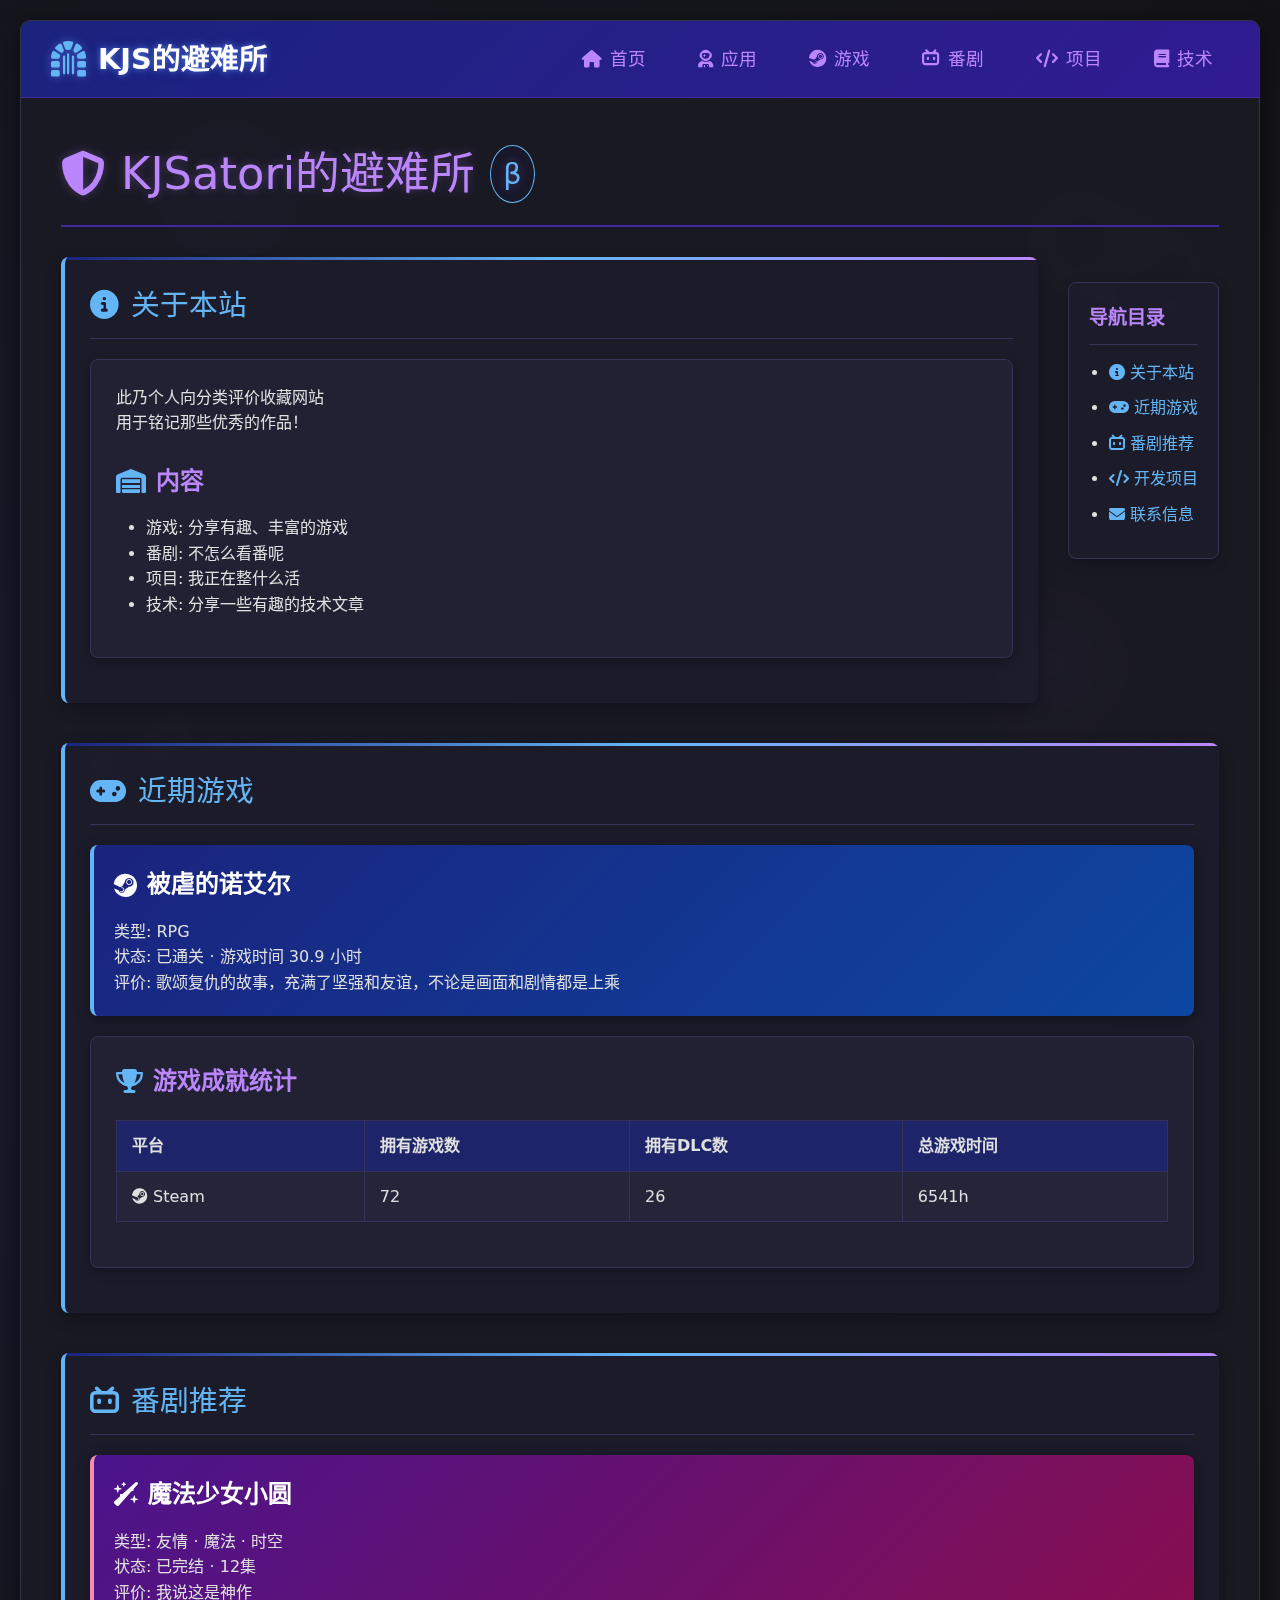
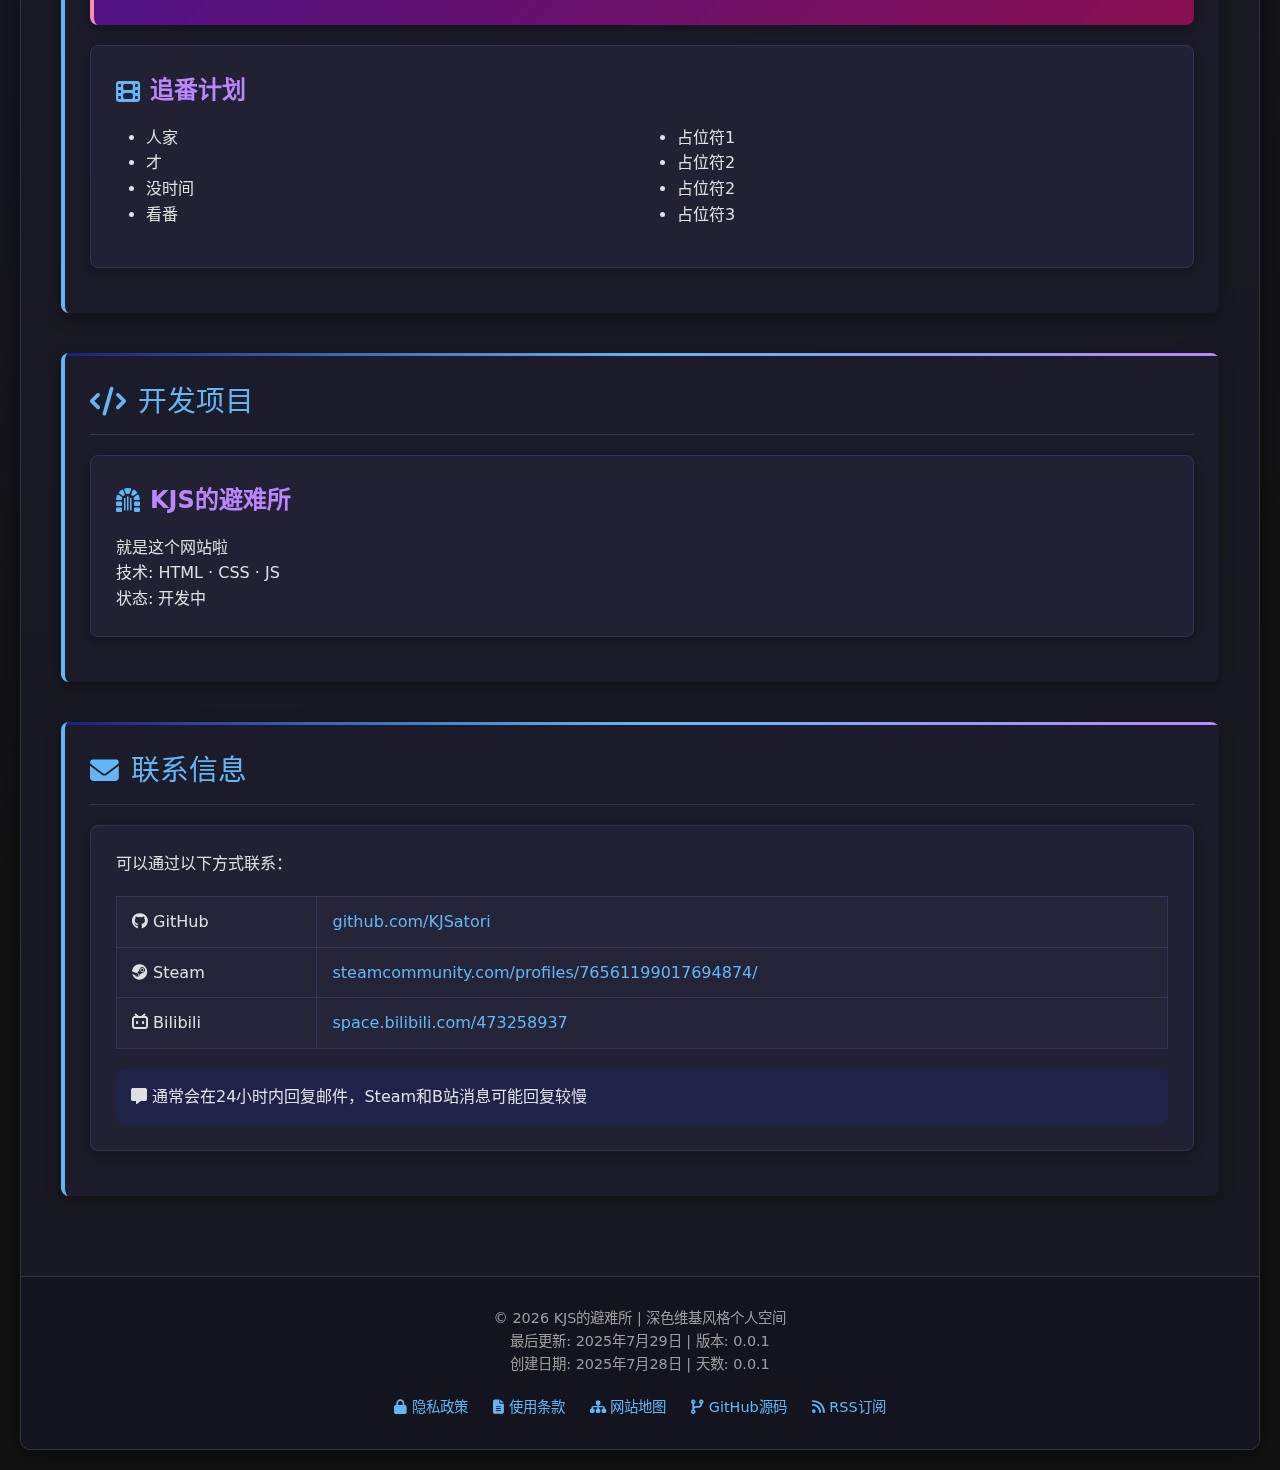
<file: index.html>
<!DOCTYPE html>
<html lang="zh-CN">

<head>
    <meta charset="UTF-8">
    <meta name="viewport" content="width=device-width, initial-scale=1.0">
    <title>KJS的避难所</title>
    <link rel="stylesheet" href="https://cdnjs.cloudflare.com/ajax/libs/font-awesome/6.4.0/css/all.min.css">
    <link rel="stylesheet" href="/css/components.css">
    <style>
        * {
            margin: 0;
            padding: 0;
            box-sizing: border-box;
            font-family: 'Segoe UI', 'Noto Sans', system-ui, -apple-system, sans-serif;
        }

        body {
            background-color: #121212;
            color: #e0e0e0;
            line-height: 1.6;
            padding: 20px;
            background-image: radial-gradient(circle at 20% 30%, #1a1a2e 0%, #121212 70%);
            min-height: 100vh;
        }

        .wiki-container {
            max-width: 1400px;
            margin: 0 auto;
            background: rgba(25, 25, 35, 0.9);
            box-shadow: 0 5px 25px rgba(0, 0, 0, 0.5);
            border-radius: 10px;
            overflow: hidden;
            border: 1px solid #333348;
            -webkit-backdrop-filter: blur(10px);
            backdrop-filter: blur(10px);
        }

        /* 导航栏样式 - 深色游戏风格 */
        .wiki-navbar {
            background: linear-gradient(135deg, #1a237e 0%, #311b92 100%);
            padding: 15px 30px;
            display: flex;
            justify-content: space-between;
            align-items: center;
            flex-wrap: wrap;
            color: white;
            position: sticky;
            top: 0;
            z-index: 100;
            border-bottom: 1px solid #4527a0;
        }

        .wiki-logo {
            display: flex;
            align-items: center;
            gap: 12px;
            font-size: 1.8rem;
            font-weight: 600;
            text-shadow: 0 0 10px rgba(100, 150, 255, 0.5);
        }

        .wiki-logo i {
            font-size: 2.2rem;
            color: #64b5f6;
        }

        .nav-links {
            display: flex;
            gap: 20px;
            font-size: 1.1rem;
        }

        .nav-links a {
            color: #bb86fc;
            text-decoration: none;
            padding: 8px 15px;
            border-radius: 5px;
            transition: all 0.3s ease;
            border: 1px solid transparent;
            display: flex;
            align-items: center;
            gap: 8px;
        }

        .nav-links a:hover {
            background: rgba(100, 150, 255, 0.15);
            border: 1px solid #64b5f6;
            box-shadow: 0 0 15px rgba(100, 150, 255, 0.3);
            transform: translateY(-2px);
        }

        /* 内容区域 - 深色风格 */
        .wiki-content {
            padding: 40px;
        }

        .page-title {
            font-size: 2.8rem;
            font-weight: 500;
            margin-bottom: 30px;
            padding-bottom: 15px;
            border-bottom: 2px solid #4527a0;
            color: #bb86fc;
            text-shadow: 0 0 10px rgba(187, 134, 252, 0.3);
            display: flex;
            align-items: center;
            gap: 15px;
        }

        .page-title::after {
            content: "β";
            font-size: 1.8rem;
            color: #64b5f6;
            background: rgba(25, 25, 45, 0.7);
            padding: 5px 12px;
            border-radius: 50%;
            border: 1px solid #64b5f6;
        }

        .wiki-section {
            margin-bottom: 40px;
            background: rgba(30, 30, 45, 0.7);
            padding: 25px;
            border-radius: 8px;
            border-left: 4px solid #64b5f6;
            box-shadow: 0 5px 15px rgba(0, 0, 0, 0.3);
            position: relative;
            overflow: hidden;
            transition: transform 0.3s ease;
        }

        .wiki-section:hover {
            transform: translateY(-5px);
        }

        .wiki-section::before {
            content: "";
            position: absolute;
            top: 0;
            left: 0;
            right: 0;
            height: 3px;
            background: linear-gradient(90deg, #1a237e, #64b5f6, #bb86fc);
        }

        .section-title {
            font-size: 1.8rem;
            font-weight: 500;
            margin-bottom: 20px;
            color: #64b5f6;
            display: flex;
            align-items: center;
            gap: 12px;
            padding-bottom: 10px;
            border-bottom: 1px solid #333358;
        }

        .wiki-card {
            background: rgba(35, 35, 55, 0.7);
            border: 1px solid #333358;
            border-radius: 8px;
            padding: 25px;
            margin: 20px 0;
            box-shadow: 0 4px 12px rgba(0, 0, 0, 0.25);
        }

        .wiki-card h3 {
            color: #bb86fc;
            margin-bottom: 15px;
            font-size: 1.5rem;
            display: flex;
            align-items: center;
            gap: 10px;
        }

        .wiki-card h3 i {
            color: #64b5f6;
        }

        /* 页脚样式 */
        .wiki-footer {
            background: rgba(20, 20, 30, 0.9);
            padding: 30px 40px;
            text-align: center;
            font-size: 0.9rem;
            color: #9e9e9e;
            border-top: 1px solid #333348;
        }

        .footer-links {
            display: flex;
            justify-content: center;
            gap: 25px;
            margin-top: 20px;
            flex-wrap: wrap;
        }

        .footer-links a {
            color: #64b5f6;
            text-decoration: none;
            transition: color 0.3s;
        }

        .footer-links a:hover {
            color: #bb86fc;
            text-decoration: underline;
        }

        /* 响应式设计 */
        @media (max-width: 900px) {
            .wiki-navbar {
                flex-direction: column;
                gap: 15px;
                padding: 15px;
            }

            .nav-links {
                flex-wrap: wrap;
                justify-content: center;
            }

            .wiki-content {
                padding: 25px;
            }

            .page-title {
                font-size: 2.2rem;
            }
        }

        @media (max-width: 600px) {
            .page-title {
                font-size: 1.8rem;
            }

            .section-title {
                font-size: 1.5rem;
            }

            .wiki-section {
                padding: 20px;
            }

            .wiki-card {
                padding: 20px;
            }
        }

        /* 维基百科特色样式 - 深色版 */
        .wiki-table {
            width: 100%;
            border-collapse: collapse;
            margin: 20px 0;
            background: rgba(40, 40, 60, 0.7);
            border: 1px solid #333358;
        }

        .wiki-table th,
        .wiki-table td {
            border: 1px solid #333358;
            padding: 12px 15px;
            text-align: left;
        }

        .wiki-table th {
            background-color: rgba(26, 35, 126, 0.7);
            font-weight: 600;
            color: #e0e0e0;
        }

        .wiki-table tr:nth-child(even) {
            background-color: rgba(35, 35, 55, 0.5);
        }

        .wiki-link {
            color: #64b5f6;
            text-decoration: none;
            transition: color 0.3s;
        }

        .wiki-link:hover {
            color: #bb86fc;
            text-decoration: underline;
        }

        .toc {
            background: rgba(30, 30, 45, 0.7);
            border: 1px solid #333358;
            padding: 20px;
            margin: 25px 0;
            border-radius: 8px;
            width: auto;
            float: right;
            margin-left: 30px;
            box-shadow: 0 4px 12px rgba(0, 0, 0, 0.25);
        }

        .toc-title {
            font-weight: bold;
            margin-bottom: 15px;
            color: #bb86fc;
            font-size: 1.2rem;
            border-bottom: 1px solid #333358;
            padding-bottom: 10px;
        }

        .toc ul {
            padding-left: 20px;
        }

        .toc li {
            margin: 10px 0;
        }

        /* 游戏/番剧特色卡片 */
        .game-card,
        .anime-card {
            border-radius: 8px;
            padding: 20px;
            margin: 20px 0;
            box-shadow: 0 4px 15px rgba(0, 0, 0, 0.3);
            position: relative;
            overflow: hidden;
        }

        .game-card {
            background: linear-gradient(135deg, #1a237e 0%, #0d47a1 100%);
            border-left: 4px solid #64b5f6;
        }

        .anime-card {
            background: linear-gradient(135deg, #4a148c 0%, #880e4f 100%);
            border-left: 4px solid #f48fb1;
        }

        .card-title {
            font-size: 1.5rem;
            margin-bottom: 15px;
            color: white;
            display: flex;
            align-items: center;
            gap: 10px;
        }

        /* 装饰元素 */
        .glowing-dot {
            position: absolute;
            width: 200px;
            height: 200px;
            background: radial-gradient(circle, rgba(100, 150, 255, 0.2) 0%, transparent 70%);
            border-radius: 50%;
            z-index: -1;
        }

        .dot-1 {
            top: 10%;
            left: 10%;
        }

        .dot-2 {
            bottom: 15%;
            right: 10%;
            background: radial-gradient(circle, rgba(187, 134, 252, 0.2) 0%, transparent 70%);
        }

        /* 分区标题图标动画 */
        .section-title i {
            transition: transform 0.5s ease, color 0.5s ease;
        }

        .section-title:hover i {
            transform: rotate(15deg);
            color: #bb86fc;
        }

        /* 游戏控制器装饰 */
        .game-controller {
            position: absolute;
            opacity: 0.05;
            z-index: -1;
        }

        .controller-1 {
            top: 20%;
            right: 5%;
            font-size: 10rem;
            transform: rotate(25deg);
        }

        .controller-2 {
            bottom: 10%;
            left: 5%;
            font-size: 8rem;
            transform: rotate(-15deg);
        }

        /* 霓虹文本效果 */
        .neon-text {
            color: #fff;
            text-shadow:
                0 0 5px rgba(100, 150, 255, 0.5),
                0 0 10px rgba(100, 150, 255, 0.3),
                0 0 15px rgba(100, 150, 255, 0.2);
        }
    </style>
</head>

<body>
    <!-- 背景元素将加载到这里 -->
    <div id="common-background"></div>

    <div class="wiki-container">

        <!-- 导航栏将加载到这里 -->
        <nav class="wiki-navbar">
            <div class="wiki-logo">
                <i class="fas fa-dungeon"></i>
                <span class="neon-text">KJS的避难所</span>
            </div>
            <div class="nav-links">
                <a href="/index.html"><i class="fas fa-home"></i> 首页</a>
                <a href="/articles/app.html"><i class="fas fa-user-astronaut"></i> 应用</a>
                <a href="/articles/game.html"><i class="fa-brands fa-steam"></i> 游戏</a>
                <a href="/articles/anime.html"><i class="fa-brands fa-bilibili"></i> 番剧</a>
                <a href="/articles/projects.html"><i class="fas fa-code"></i> 项目</a>
                <a href="/articles/tech.html"><i class="fas fa-book"></i> 技术</a>
            </div>
        </nav>
        <!-- 主要内容区域 -->
        <main class="wiki-content">
            <h1 class="page-title">
                <i class="fas fa-shield-alt"></i> KJSatori的避难所
            </h1>

            <div class="toc">
                <div class="toc-title">导航目录</div>
                <ul>
                    <li><a href="#about" class="wiki-link"><i class="fas fa-info-circle"></i> 关于本站</a></li>
                    <li><a href="#games" class="wiki-link"><i class="fas fa-gamepad"></i> 近期游戏</a></li>
                    <li><a href="#anime" class="wiki-link"><i class="fa-brands fa-bilibili"></i> 番剧推荐</a></li>
                    <li><a href="#projects" class="wiki-link"><i class="fas fa-code"></i> 开发项目</a></li>
                    <li><a href="#contact" class="wiki-link"><i class="fas fa-envelope"></i> 联系信息</a></li>
                </ul>
            </div>

            <section id="about" class="wiki-section">
                <h2 class="section-title"><i class="fas fa-info-circle"></i> 关于本站</h2>
                <div class="wiki-card">
                    <p>此乃个人向分类评价收藏网站</p>
                    <p>用于铭记那些优秀的作品！</p>
                    <br>
                    <h3><i class="fa-solid fa-warehouse"></i> 内容</h3>
                    <ul style="padding-left: 30px; margin: 15px 0;">
                        <li>游戏: 分享有趣、丰富的游戏</li>
                        <li>番剧: 不怎么看番呢</li>
                        <li>项目: 我正在整什么活</li>
                        <li>技术: 分享一些有趣的技术文章</li>
                    </ul>
                </div>
            </section>

            <section id="games" class="wiki-section">
                <h2 class="section-title"><i class="fas fa-gamepad"></i> 近期游戏</h2>

                <div class="game-card">
                    <h3 class="card-title"><i class="fab fa-steam"></i> 被虐的诺艾尔</h3>
                    <p>类型: RPG</p>
                    <p>状态: 已通关 · 游戏时间 30.9 小时</p>
                    <p>评价: 歌颂复仇的故事，充满了坚强和友谊，不论是画面和剧情都是上乘</p>
                </div>
                <div class="wiki-card">
                    <h3><i class="fas fa-trophy"></i> 游戏成就统计</h3>
                    <table class="wiki-table">
                        <thead>
                            <tr>
                                <th>平台</th>
                                <th>拥有游戏数</th>
                                <th>拥有DLC数</th>
                                <th>总游戏时间</th>
                            </tr>
                        </thead>
                        <tbody>
                            <tr>
                                <td><i class="fab fa-steam"></i> Steam</td>
                                <td>72</td>
                                <td>26</td>
                                <td>6541h</td>
                            </tr>
                        </tbody>
                    </table>
                </div>
            </section>

            <section id="anime" class="wiki-section">
                <h2 class="section-title"><i class="fa-brands fa-bilibili"></i> 番剧推荐</h2>

                <div class="anime-card">
                    <h3 class="card-title"><i class="fa-solid fa-wand-sparkles"></i> 魔法少女小圆</h3>
                    <p>类型: 友情 · 魔法 · 时空</p>
                    <p>状态: 已完结 · 12集</p>
                    <p>评价: 我说这是神作</p>
                </div>

                <div class="wiki-card">
                    <h3><i class="fas fa-film"></i> 追番计划</h3>
                    <ul style="columns: 2; column-gap: 40px; padding-left: 30px; margin: 15px 0;">
                        <li>人家</li>
                        <li>才</li>
                        <li>没时间</li>
                        <li>看番</li>
                        <li>占位符1</li>
                        <li>占位符2</li>
                        <li>占位符2</li>
                        <li>占位符3</li>
                    </ul>
                </div>
            </section>

            <section id="projects" class="wiki-section">
                <h2 class="section-title"><i class="fas fa-code"></i> 开发项目</h2>
                <div class="wiki-card">
                    <h3><i class="fas fa-dungeon"></i> KJS的避难所</h3>
                    <p>就是这个网站啦</p>
                    <p>技术: HTML · CSS · JS</p>
                    <p>状态: 开发中</p>
                </div>
            </section>

            <section id="contact" class="wiki-section">
                <h2 class="section-title"><i class="fas fa-envelope"></i> 联系信息</h2>
                <div class="wiki-card">
                    <p>可以通过以下方式联系：</p>

                    <table class="wiki-table">
                        <tr>
                            <td><i class="fab fa-github"></i> GitHub</td>
                            <td><a href="github.com/KJSatori" class="wiki-link">github.com/KJSatori</a></td>
                        </tr>
                        <tr>
                            <td><i class="fab fa-steam"></i> Steam</td>
                            <td><a href="steamcommunity.com/profiles/76561199017694874/"
                                    class="wiki-link">steamcommunity.com/profiles/76561199017694874/</a></td>
                        </tr>
                        <tr>
                            <td><i class="fab fa-bilibili"></i> Bilibili</td>
                            <td><a href="space.bilibili.com/473258937"
                                    class="wiki-link">space.bilibili.com/473258937</a></td>
                        </tr>
                    </table>

                    <div
                        style="margin-top: 20px; padding: 15px; background: rgba(26, 35, 126, 0.3); border-radius: 8px;">
                        <p><i class="fas fa-comment-alt"></i> 通常会在24小时内回复邮件，Steam和B站消息可能回复较慢</p>
                    </div>
                </div>
            </section>
        </main>

        <!-- 页脚 -->
        <footer class="wiki-footer">
            <p>© 2023 KJS的避难所 | 深色维基风格个人空间</p>
            <p>最后更新: 2025年7月29日 | 版本: 0.0.1</p>
            <p>创建日期: 2025年7月28日 | 天数: 0.0.1</p>
            <div class="footer-links">
                <a href="/articles/game.html"><i class="fas fa-lock"></i> 隐私政策</a>
                <a href="#"><i class="fas fa-file-alt"></i> 使用条款</a>
                <a href="#"><i class="fas fa-sitemap"></i> 网站地图</a>
                <a href="#"><i class="fas fa-code-branch"></i> GitHub源码</a>
                <a href="#"><i class="fas fa-rss"></i> RSS订阅</a>
            </div>
        </footer>
    </div>
    <script src="/js/components.js"></script>
    <script>
        // 添加简单的交互效果
        document.addEventListener('DOMContentLoaded', function () {
            // 添加章节悬停效果
            const sections = document.querySelectorAll('.wiki-section');
            sections.forEach(section => {
                section.addEventListener('mouseenter', function () {
                    this.style.boxShadow = '0 8px 25px rgba(100, 150, 255, 0.2)';
                });

                section.addEventListener('mouseleave', function () {
                    this.style.boxShadow = '0 5px 15px rgba(0, 0, 0, 0.3)';
                });
            });

            // 更新年份
            const yearElement = document.querySelector('footer p');
            if (yearElement) {
                yearElement.innerHTML = yearElement.innerHTML.replace('2023', new Date().getFullYear());
            }

            // 添加控制台消息
            console.log('%c欢迎来到KJS的避难所！', 'font-size: 18px; color: #64b5f6;');
            console.log('%c这是一个深色风格的维基式个人页面', 'font-size: 14px; color: #bb86fc;');
        });
    </script>
</body>

</html>
</file>
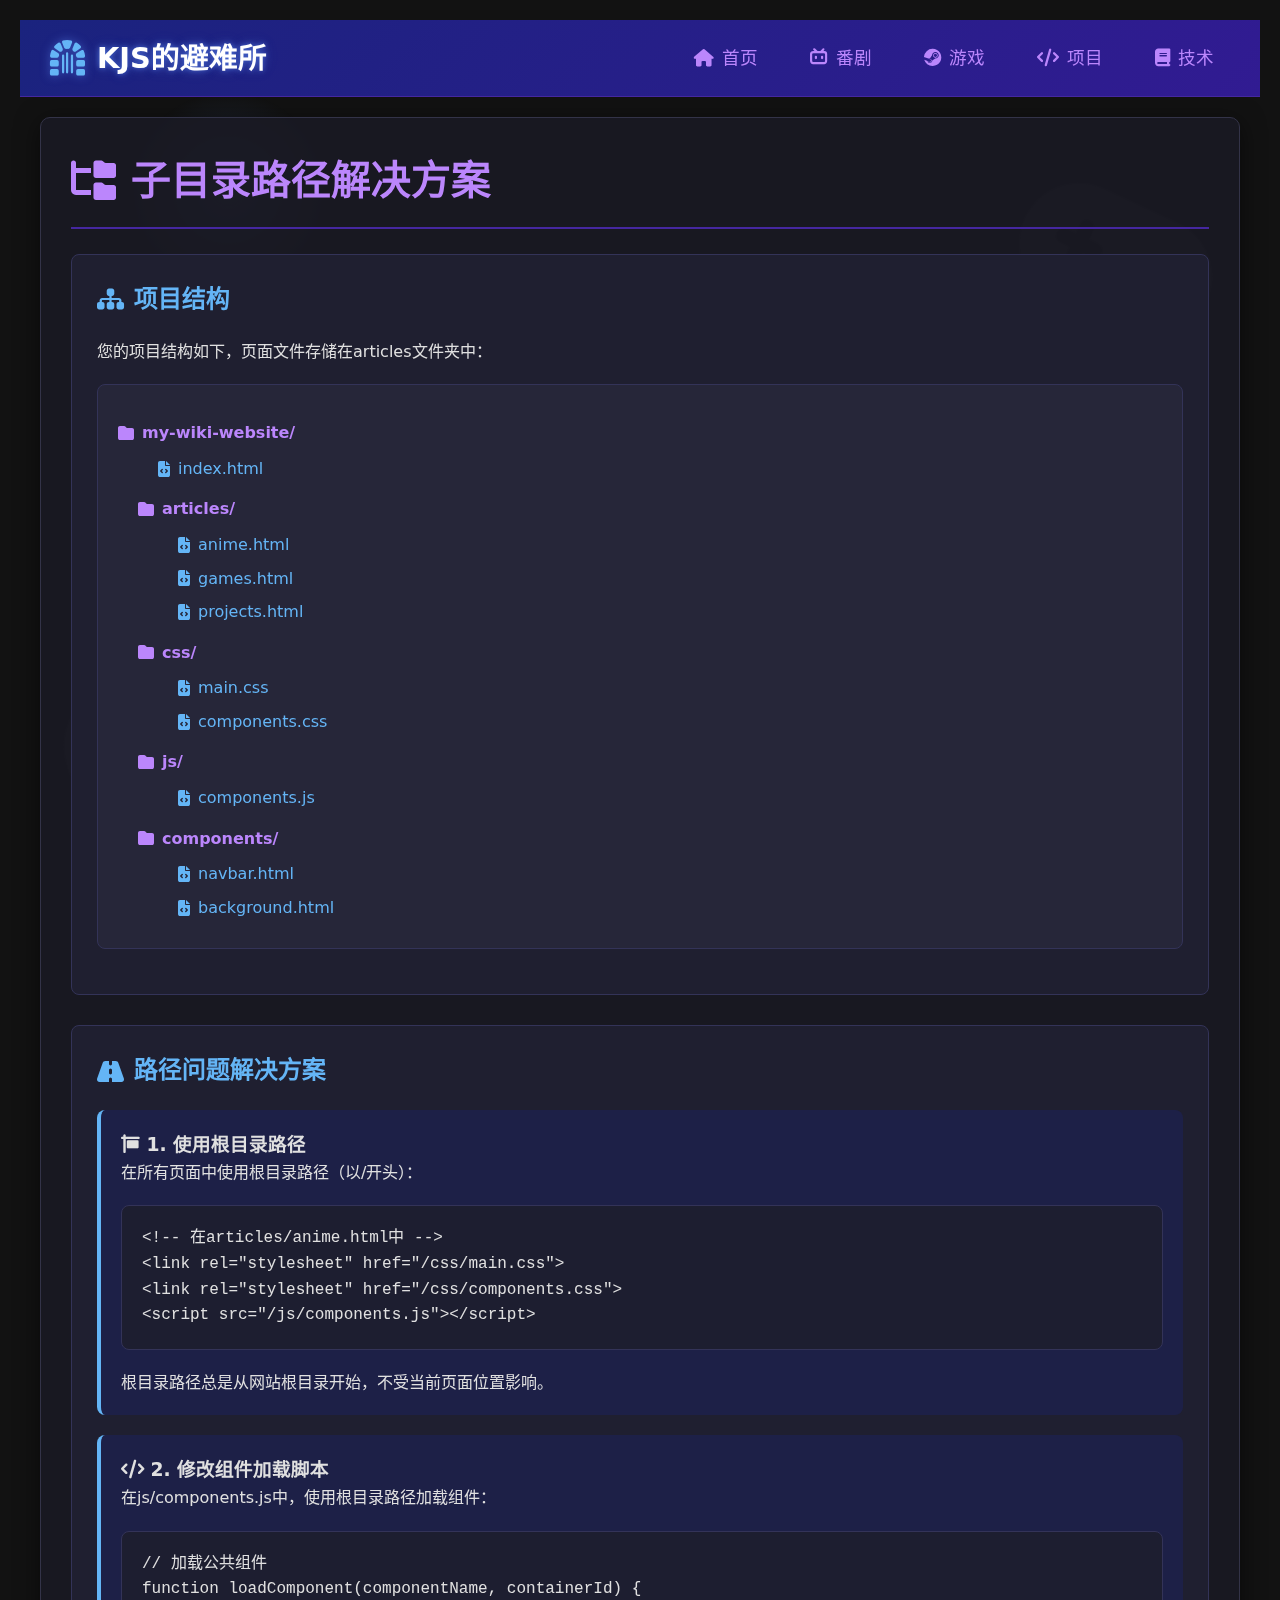
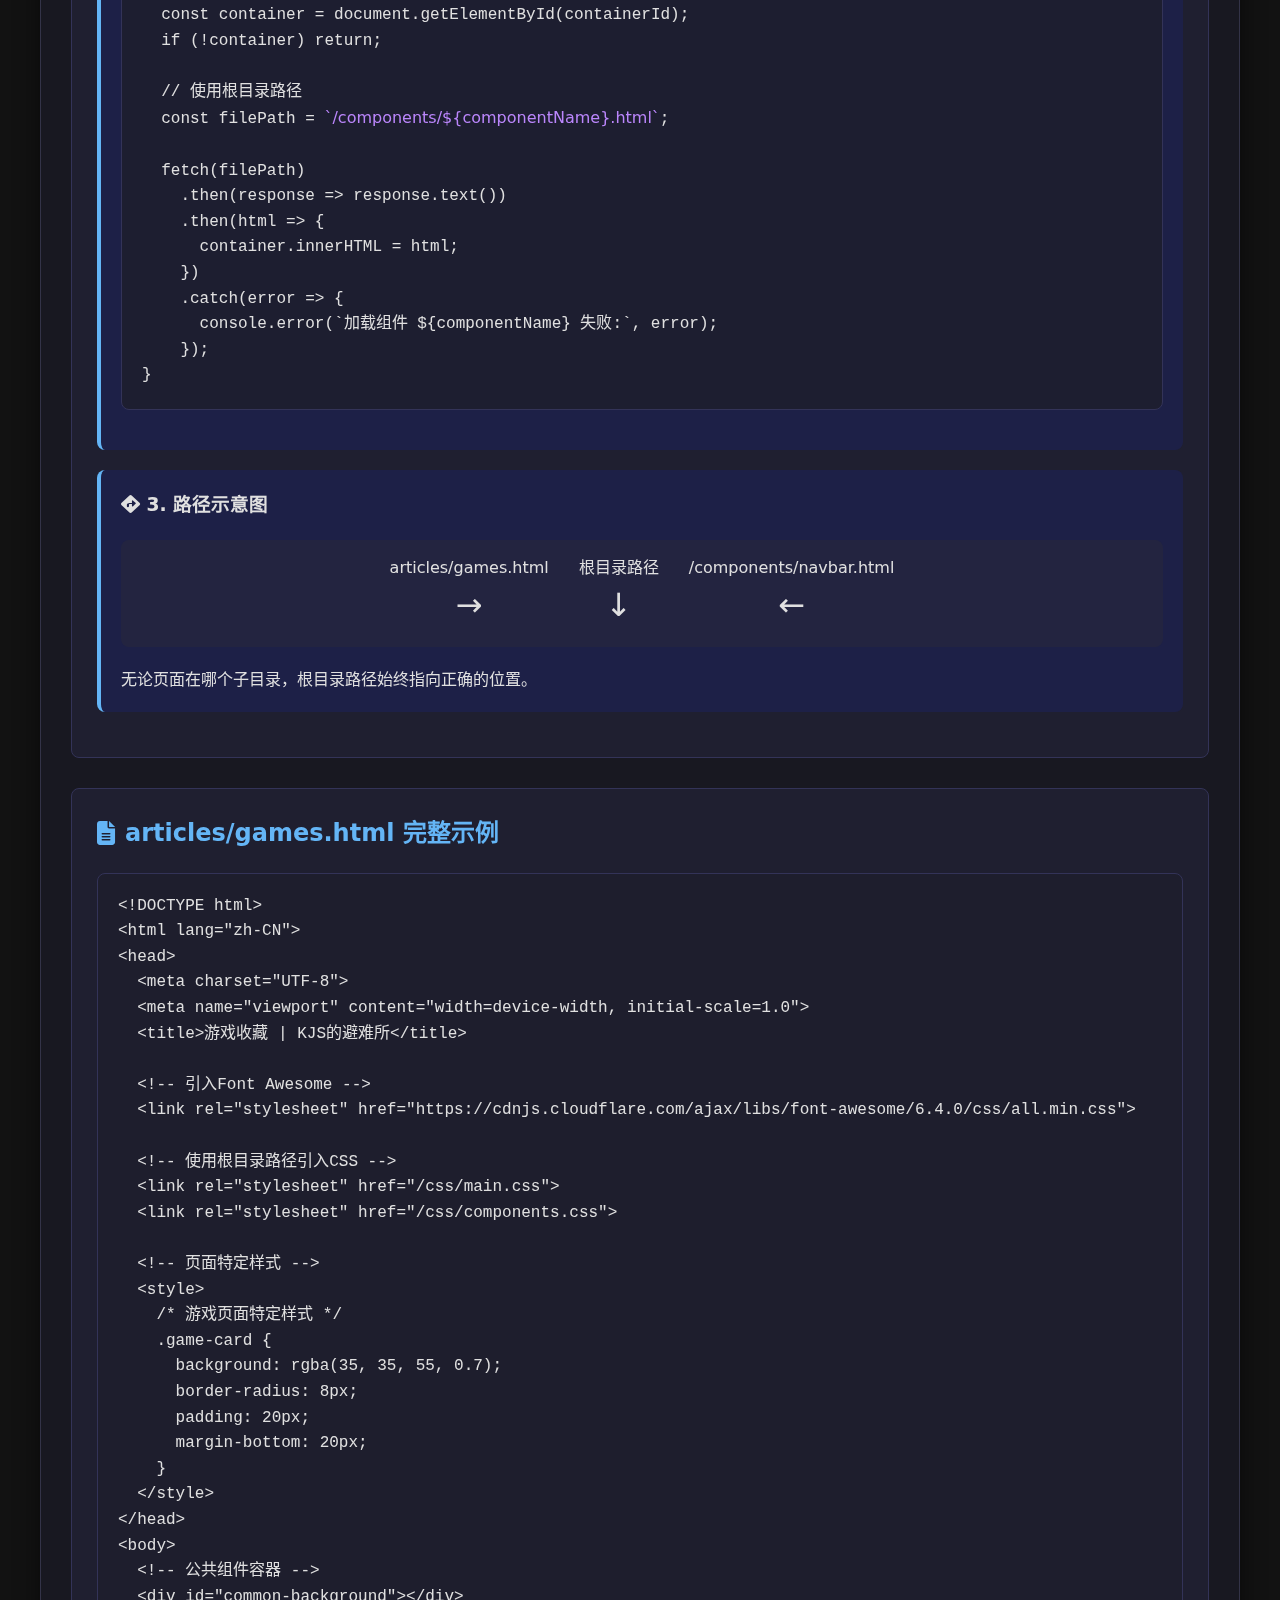
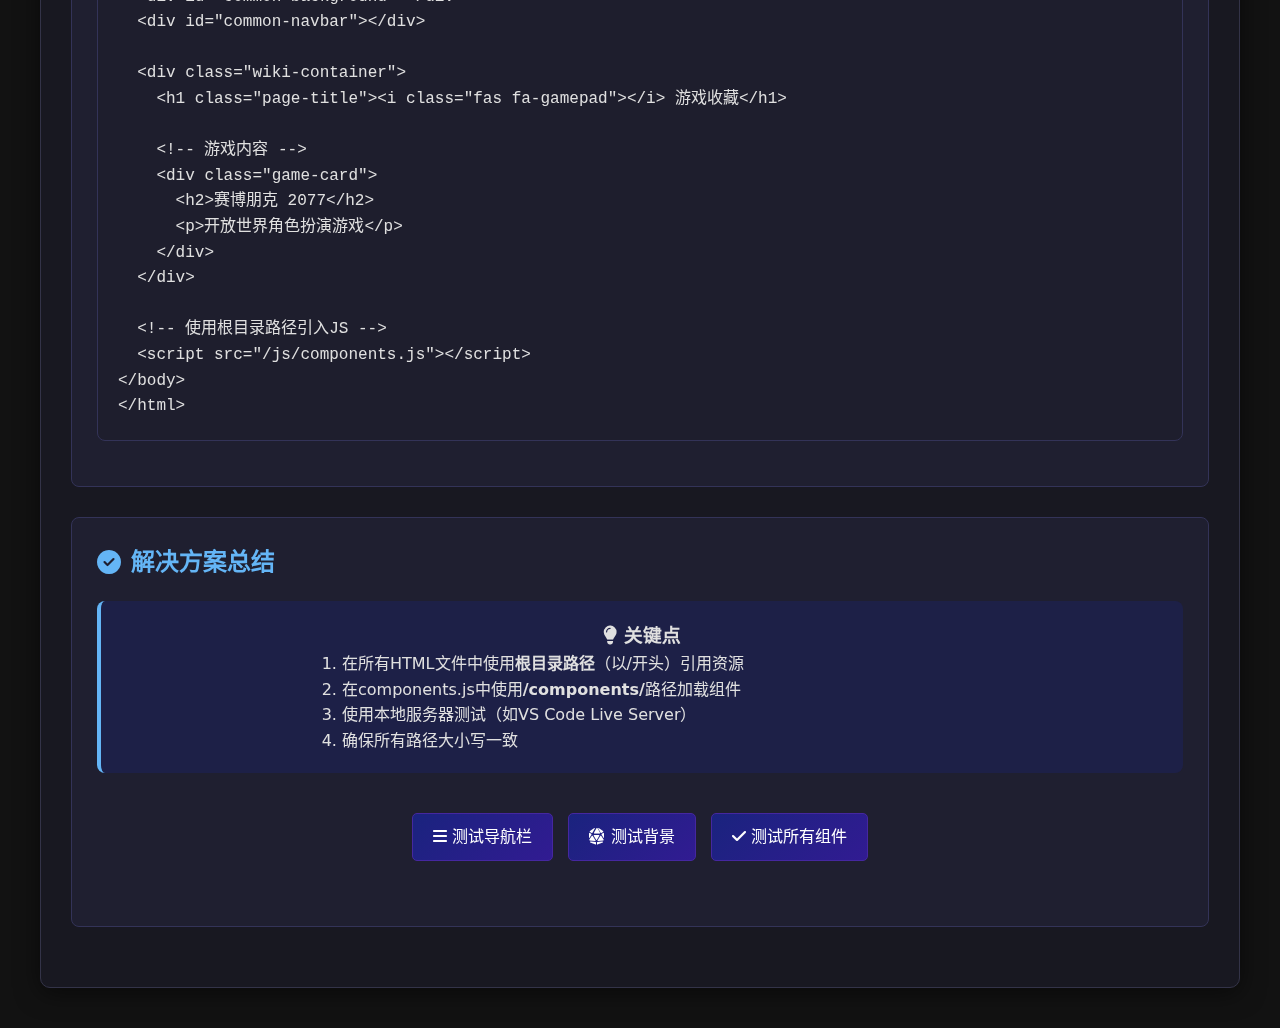
<file: articles/子目录路径解决方案.html>
<!DOCTYPE html>
<html lang="zh-CN">
<head>
    <meta charset="UTF-8">
    <meta name="viewport" content="width=device-width, initial-scale=1.0">
    <title>子目录路径解决方案 | KJS的避难所</title>
    
    <!-- 引入Font Awesome图标库 -->
    <link rel="stylesheet" href="https://cdnjs.cloudflare.com/ajax/libs/font-awesome/6.4.0/css/all.min.css">
    
    <!-- 使用根目录路径引入CSS -->
    <link rel="stylesheet" href="/css/main.css">
    <link rel="stylesheet" href="/css/components.css">
    
    <style>
        /* 页面特定样式 */
        body {
            background-color: #121212;
            color: #e0e0e0;
            line-height: 1.6;
            padding: 20px;
            min-height: 100vh;
            position: relative;
            overflow-x: hidden;
            font-family: 'Segoe UI', 'Noto Sans', system-ui, -apple-system, sans-serif;
        }
        
        .solution-container {
            max-width: 1200px;
            margin: 20px auto;
            background: rgba(25, 25, 35, 0.9);
            box-shadow: 0 5px 25px rgba(0, 0, 0, 0.5);
            border-radius: 10px;
            border: 1px solid #333348;
            padding: 30px;
            position: relative;
            z-index: 10;
        }
        
        .page-title {
            font-size: 2.5rem;
            color: #bb86fc;
            margin-bottom: 25px;
            padding-bottom: 15px;
            border-bottom: 2px solid #4527a0;
            display: flex;
            align-items: center;
            gap: 15px;
        }
        
        .section {
            background: rgba(35, 35, 55, 0.7);
            border-radius: 8px;
            padding: 25px;
            margin-bottom: 30px;
            border: 1px solid #333358;
        }
        
        .section h2 {
            color: #64b5f6;
            margin-bottom: 20px;
            display: flex;
            align-items: center;
            gap: 10px;
        }
        
        .file-structure {
            background: rgba(40, 40, 60, 0.8);
            padding: 20px;
            border-radius: 8px;
            margin: 20px 0;
            border: 1px solid #333358;
            font-family: 'Courier New', monospace;
        }
        
        .folder {
            margin-left: 20px;
        }
        
        .folder-title {
            font-weight: bold;
            margin: 15px 0 10px;
            display: flex;
            align-items: center;
            gap: 8px;
            color: #bb86fc;
        }
        
        .file {
            margin-left: 40px;
            margin-bottom: 8px;
            display: flex;
            align-items: center;
            gap: 8px;
            color: #64b5f6;
        }
        
        .code-block {
            background: rgba(30, 30, 45, 0.9);
            padding: 20px;
            border-radius: 8px;
            margin: 20px 0;
            font-family: 'Courier New', monospace;
            overflow-x: auto;
            border: 1px solid #333358;
        }
        
        .solution-box {
            background: rgba(26, 35, 126, 0.3);
            padding: 20px;
            border-radius: 8px;
            border-left: 4px solid #64b5f6;
            margin: 20px 0;
        }
        
        .btn {
            display: inline-block;
            background: linear-gradient(135deg, #1a237e 0%, #311b92 100%);
            color: white;
            padding: 10px 20px;
            border-radius: 5px;
            text-decoration: none;
            font-weight: 500;
            transition: all 0.3s ease;
            border: 1px solid #4527a0;
            margin: 10px 5px;
        }
        
        .btn:hover {
            background: linear-gradient(135deg, #311b92 0%, #4527a0 100%);
            box-shadow: 0 0 15px rgba(100, 150, 255, 0.3);
        }
        
        .path-illustration {
            display: flex;
            justify-content: center;
            margin: 20px 0;
            padding: 15px;
            background: rgba(40, 40, 60, 0.6);
            border-radius: 8px;
        }
        
        .path-item {
            margin: 0 15px;
            text-align: center;
        }
        
        .path-arrow {
            font-size: 1.5rem;
            color: #64b5f6;
            display: flex;
            align-items: center;
        }
    </style>
</head>
<body>
    <!-- 公共组件容器 -->
    <div id="common-background"></div>
    <div id="common-navbar"></div>
    
    <div class="solution-container">
        <h1 class="page-title">
            <i class="fas fa-folder-tree"></i> 子目录路径解决方案
        </h1>
        
        <div class="section">
            <h2><i class="fas fa-sitemap"></i> 项目结构</h2>
            <p>您的项目结构如下，页面文件存储在articles文件夹中：</p>
            
            <div class="file-structure">
                <div class="folder-title"><i class="fas fa-folder"></i> my-wiki-website/</div>
                
                <div class="file"><i class="fas fa-file-code"></i> index.html</div>
                
                <div class="folder">
                    <div class="folder-title"><i class="fas fa-folder"></i> articles/</div>
                    <div class="file"><i class="fas fa-file-code"></i> anime.html</div>
                    <div class="file"><i class="fas fa-file-code"></i> games.html</div>
                    <div class="file"><i class="fas fa-file-code"></i> projects.html</div>
                </div>
                
                <div class="folder">
                    <div class="folder-title"><i class="fas fa-folder"></i> css/</div>
                    <div class="file"><i class="fas fa-file-code"></i> main.css</div>
                    <div class="file"><i class="fas fa-file-code"></i> components.css</div>
                </div>
                
                <div class="folder">
                    <div class="folder-title"><i class="fas fa-folder"></i> js/</div>
                    <div class="file"><i class="fas fa-file-code"></i> components.js</div>
                </div>
                
                <div class="folder">
                    <div class="folder-title"><i class="fas fa-folder"></i> components/</div>
                    <div class="file"><i class="fas fa-file-code"></i> navbar.html</div>
                    <div class="file"><i class="fas fa-file-code"></i> background.html</div>
                </div>
            </div>
        </div>
        
        <div class="section">
            <h2><i class="fas fa-road"></i> 路径问题解决方案</h2>
            
            <div class="solution-box">
                <h3><i class="fas fa-sign"></i> 1. 使用根目录路径</h3>
                <p>在所有页面中使用根目录路径（以/开头）：</p>
                <div class="code-block">
                    &lt;!-- 在articles/anime.html中 --&gt;<br>
                    &lt;link rel="stylesheet" href="/css/main.css"&gt;<br>
                    &lt;link rel="stylesheet" href="/css/components.css"&gt;<br>
                    &lt;script src="/js/components.js"&gt;&lt;/script&gt;
                </div>
                <p>根目录路径总是从网站根目录开始，不受当前页面位置影响。</p>
            </div>
            
            <div class="solution-box">
                <h3><i class="fas fa-code"></i> 2. 修改组件加载脚本</h3>
                <p>在js/components.js中，使用根目录路径加载组件：</p>
                <div class="code-block">
                    // 加载公共组件<br>
                    function loadComponent(componentName, containerId) {<br>
                    &nbsp;&nbsp;const container = document.getElementById(containerId);<br>
                    &nbsp;&nbsp;if (!container) return;<br><br>
                    
                    &nbsp;&nbsp;// 使用根目录路径<br>
                    &nbsp;&nbsp;const filePath = <span style="color:#bb86fc;">`/components/${componentName}.html`</span>;<br><br>
                    
                    &nbsp;&nbsp;fetch(filePath)<br>
                    &nbsp;&nbsp;&nbsp;&nbsp;.then(response => response.text())<br>
                    &nbsp;&nbsp;&nbsp;&nbsp;.then(html => {<br>
                    &nbsp;&nbsp;&nbsp;&nbsp;&nbsp;&nbsp;container.innerHTML = html;<br>
                    &nbsp;&nbsp;&nbsp;&nbsp;})<br>
                    &nbsp;&nbsp;&nbsp;&nbsp;.catch(error => {<br>
                    &nbsp;&nbsp;&nbsp;&nbsp;&nbsp;&nbsp;console.error(`加载组件 ${componentName} 失败:`, error);<br>
                    &nbsp;&nbsp;&nbsp;&nbsp;});<br>
                    }
                </div>
            </div>
            
            <div class="solution-box">
                <h3><i class="fas fa-directions"></i> 3. 路径示意图</h3>
                <div class="path-illustration">
                    <div class="path-item">
                        <div>articles/games.html</div>
                        <div style="font-size: 2rem;">→</div>
                    </div>
                    <div class="path-item">
                        <div>根目录路径</div>
                        <div style="font-size: 2rem;">↓</div>
                    </div>
                    <div class="path-item">
                        <div>/components/navbar.html</div>
                        <div style="font-size: 2rem;">←</div>
                    </div>
                </div>
                <p>无论页面在哪个子目录，根目录路径始终指向正确的位置。</p>
            </div>
        </div>
        
        <div class="section">
            <h2><i class="fas fa-file-alt"></i> articles/games.html 完整示例</h2>
            <div class="code-block">
                &lt;!DOCTYPE html&gt;<br>
                &lt;html lang="zh-CN"&gt;<br>
                &lt;head&gt;<br>
                &nbsp;&nbsp;&lt;meta charset="UTF-8"&gt;<br>
                &nbsp;&nbsp;&lt;meta name="viewport" content="width=device-width, initial-scale=1.0"&gt;<br>
                &nbsp;&nbsp;&lt;title&gt;游戏收藏 | KJS的避难所&lt;/title&gt;<br>
                <br>
                &nbsp;&nbsp;&lt;!-- 引入Font Awesome --&gt;<br>
                &nbsp;&nbsp;&lt;link rel="stylesheet" href="https://cdnjs.cloudflare.com/ajax/libs/font-awesome/6.4.0/css/all.min.css"&gt;<br>
                <br>
                &nbsp;&nbsp;&lt;!-- 使用根目录路径引入CSS --&gt;<br>
                &nbsp;&nbsp;&lt;link rel="stylesheet" href="/css/main.css"&gt;<br>
                &nbsp;&nbsp;&lt;link rel="stylesheet" href="/css/components.css"&gt;<br>
                <br>
                &nbsp;&nbsp;&lt;!-- 页面特定样式 --&gt;<br>
                &nbsp;&nbsp;&lt;style&gt;<br>
                &nbsp;&nbsp;&nbsp;&nbsp;/* 游戏页面特定样式 */<br>
                &nbsp;&nbsp;&nbsp;&nbsp;.game-card {<br>
                &nbsp;&nbsp;&nbsp;&nbsp;&nbsp;&nbsp;background: rgba(35, 35, 55, 0.7);<br>
                &nbsp;&nbsp;&nbsp;&nbsp;&nbsp;&nbsp;border-radius: 8px;<br>
                &nbsp;&nbsp;&nbsp;&nbsp;&nbsp;&nbsp;padding: 20px;<br>
                &nbsp;&nbsp;&nbsp;&nbsp;&nbsp;&nbsp;margin-bottom: 20px;<br>
                &nbsp;&nbsp;&nbsp;&nbsp;}<br>
                &nbsp;&nbsp;&lt;/style&gt;<br>
                &lt;/head&gt;<br>
                &lt;body&gt;<br>
                &nbsp;&nbsp;&lt;!-- 公共组件容器 --&gt;<br>
                &nbsp;&nbsp;&lt;div id="common-background"&gt;&lt;/div&gt;<br>
                &nbsp;&nbsp;&lt;div id="common-navbar"&gt;&lt;/div&gt;<br>
                <br>
                &nbsp;&nbsp;&lt;div class="wiki-container"&gt;<br>
                &nbsp;&nbsp;&nbsp;&nbsp;&lt;h1 class="page-title"&gt;&lt;i class="fas fa-gamepad"&gt;&lt;/i&gt; 游戏收藏&lt;/h1&gt;<br>
                &nbsp;&nbsp;&nbsp;&nbsp;<br>
                &nbsp;&nbsp;&nbsp;&nbsp;&lt;!-- 游戏内容 --&gt;<br>
                &nbsp;&nbsp;&nbsp;&nbsp;&lt;div class="game-card"&gt;<br>
                &nbsp;&nbsp;&nbsp;&nbsp;&nbsp;&nbsp;&lt;h2&gt;赛博朋克 2077&lt;/h2&gt;<br>
                &nbsp;&nbsp;&nbsp;&nbsp;&nbsp;&nbsp;&lt;p&gt;开放世界角色扮演游戏&lt;/p&gt;<br>
                &nbsp;&nbsp;&nbsp;&nbsp;&lt;/div&gt;<br>
                &nbsp;&nbsp;&lt;/div&gt;<br>
                <br>
                &nbsp;&nbsp;&lt;!-- 使用根目录路径引入JS --&gt;<br>
                &nbsp;&nbsp;&lt;script src="/js/components.js"&gt;&lt;/script&gt;<br>
                &lt;/body&gt;<br>
                &lt;/html&gt;
            </div>
        </div>
        
        <div class="section" style="text-align: center;">
            <h2><i class="fas fa-check-circle"></i> 解决方案总结</h2>
            <div class="solution-box">
                <h3><i class="fas fa-lightbulb"></i> 关键点</h3>
                <ol style="text-align: left; max-width: 600px; margin: 0 auto;">
                    <li>在所有HTML文件中使用<strong>根目录路径</strong>（以/开头）引用资源</li>
                    <li>在components.js中使用<strong>/components/</strong>路径加载组件</li>
                    <li>使用本地服务器测试（如VS Code Live Server）</li>
                    <li>确保所有路径大小写一致</li>
                </ol>
            </div>
            
            <div style="margin: 30px 0;">
                <a href="#" class="btn" id="test-navbar"><i class="fas fa-bars"></i> 测试导航栏</a>
                <a href="#" class="btn" id="test-background"><i class="fas fa-dice-d20"></i> 测试背景</a>
                <a href="#" class="btn" id="test-all"><i class="fas fa-check"></i> 测试所有组件</a>
            </div>
            
            <div id="test-result" style="padding: 15px; background: rgba(46, 204, 113, 0.2); border-radius: 8px; max-width: 600px; margin: 0 auto; display: none;">
                <i class="fas fa-check-circle"></i> <span id="result-text">测试成功！</span>
            </div>
        </div>
    </div>
    
    <script>
        // 组件加载脚本 - 使用根目录路径
        function loadComponent(componentName, containerId) {
            const container = document.getElementById(containerId);
            if (!container) return;
            
            // 使用根目录路径
            const filePath = `/components/${componentName}.html`;
            
            // 模拟组件加载 - 实际项目中从服务器获取
            if (componentName === 'background') {
                container.innerHTML = `
                    <div class="glowing-dot dot-1"></div>
                    <div class="glowing-dot dot-2"></div>
                    <i class="fas fa-gamepad game-controller controller-1"></i>
                    <i class="fas fa-headset game-controller controller-2"></i>
                `;
            } 
            else if (componentName === 'navbar') {
                container.innerHTML = `
                    <nav class="wiki-navbar">
                        <div class="wiki-logo">
                            <i class="fas fa-dungeon"></i>
                            <span class="neon-text">KJS的避难所</span>
                        </div>
                        <div class="nav-links">
                            <a href="/index.html"><i class="fas fa-home"></i> 首页</a>
                            <a href="/articles/anime.html"><i class="fa-brands fa-bilibili"></i> 番剧</a>
                            <a href="/articles/games.html"><i class="fa-brands fa-steam"></i> 游戏</a>
                            <a href="/articles/projects.html"><i class="fas fa-code"></i> 项目</a>
                            <a href="#"><i class="fas fa-book"></i> 技术</a>
                        </div>
                    </nav>
                `;
            }
        }
        
        // 页面加载完成后加载组件
        document.addEventListener('DOMContentLoaded', function() {
            // 加载背景组件
            loadComponent('background', 'common-background');
            
            // 加载导航栏组件
            loadComponent('navbar', 'common-navbar');
            
            // 添加测试按钮事件
            document.getElementById('test-navbar').addEventListener('click', function(e) {
                e.preventDefault();
                loadComponent('navbar', 'common-navbar');
                showResult('导航栏组件加载成功！');
            });
            
            document.getElementById('test-background').addEventListener('click', function(e) {
                e.preventDefault();
                loadComponent('background', 'common-background');
                showResult('背景组件加载成功！');
            });
            
            document.getElementById('test-all').addEventListener('click', function(e) {
                e.preventDefault();
                loadComponent('background', 'common-background');
                loadComponent('navbar', 'common-navbar');
                showResult('所有组件加载成功！');
            });
            
            function showResult(message) {
                const resultEl = document.getElementById('test-result');
                const textEl = document.getElementById('result-text');
                textEl.textContent = message;
                resultEl.style.display = 'block';
                
                // 3秒后隐藏
                setTimeout(() => {
                    resultEl.style.display = 'none';
                }, 3000);
            }
        });
    </script>
</body>
</html>
</file>
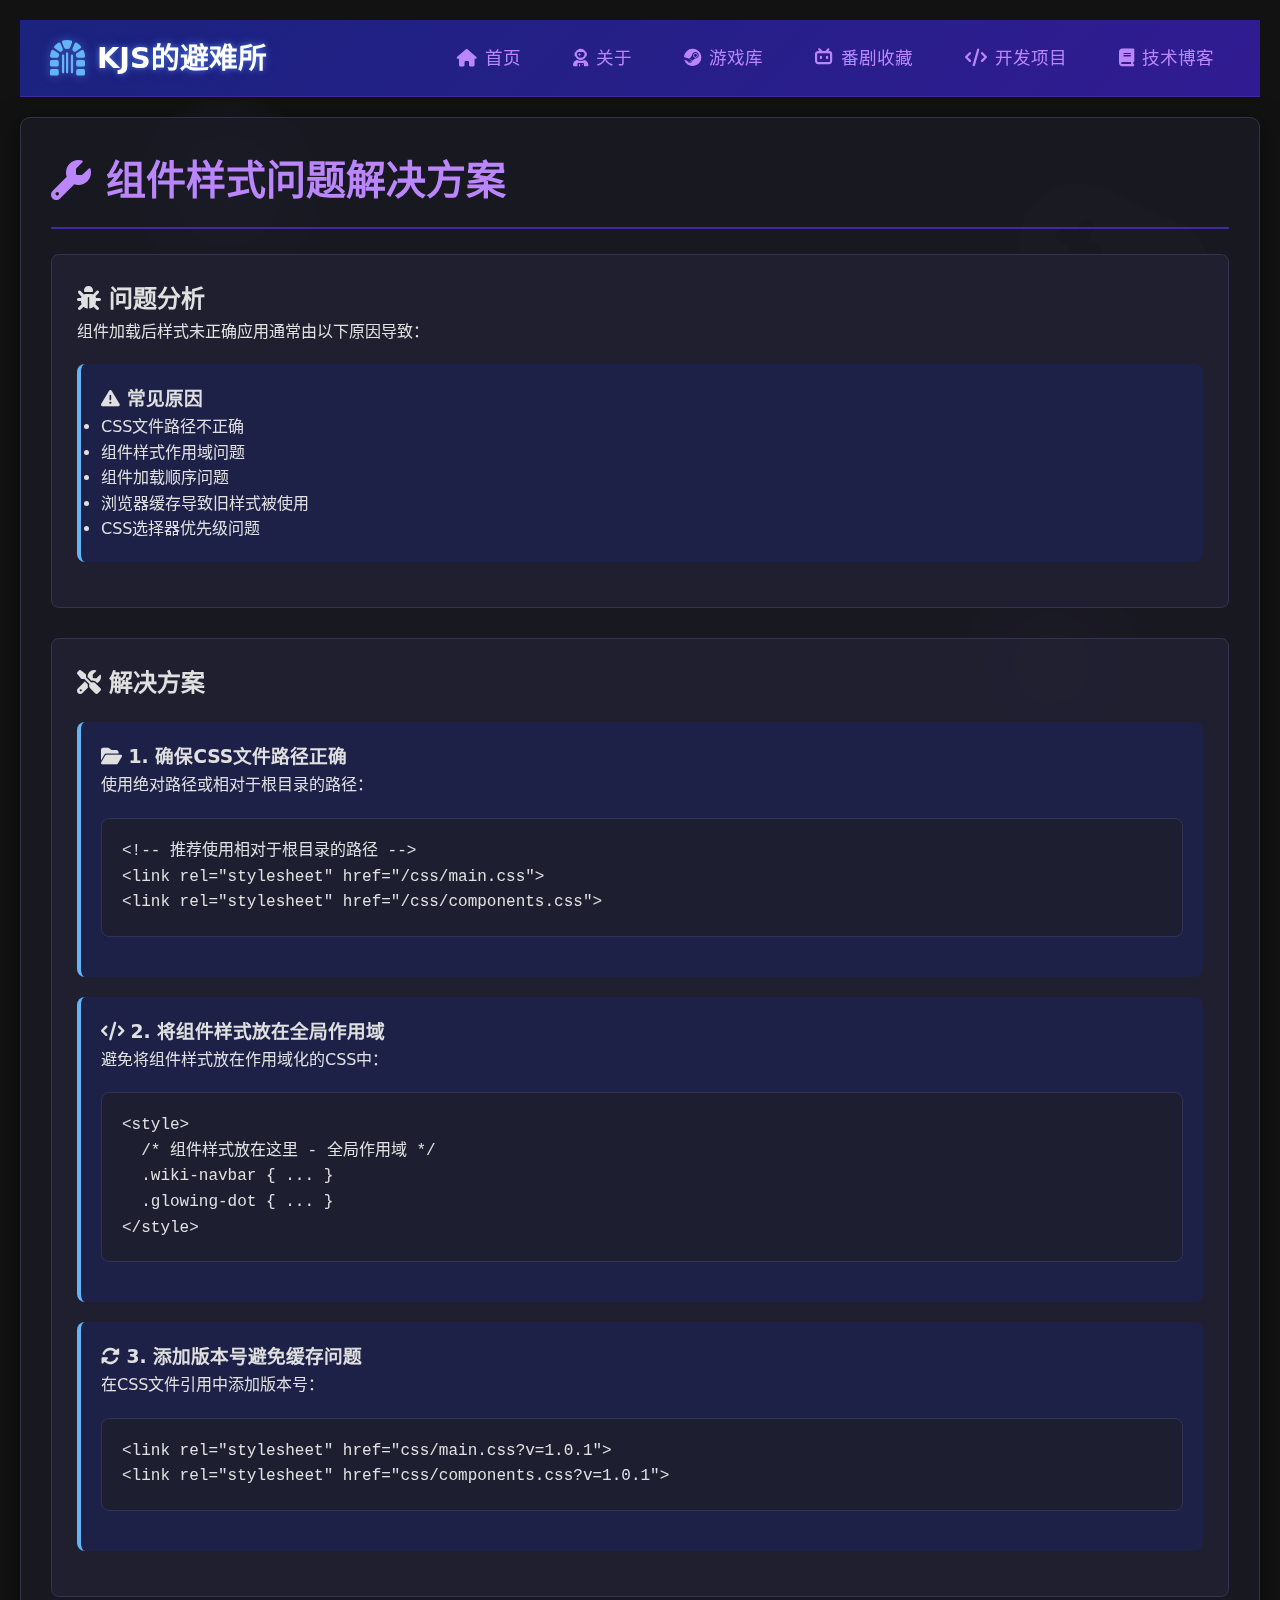
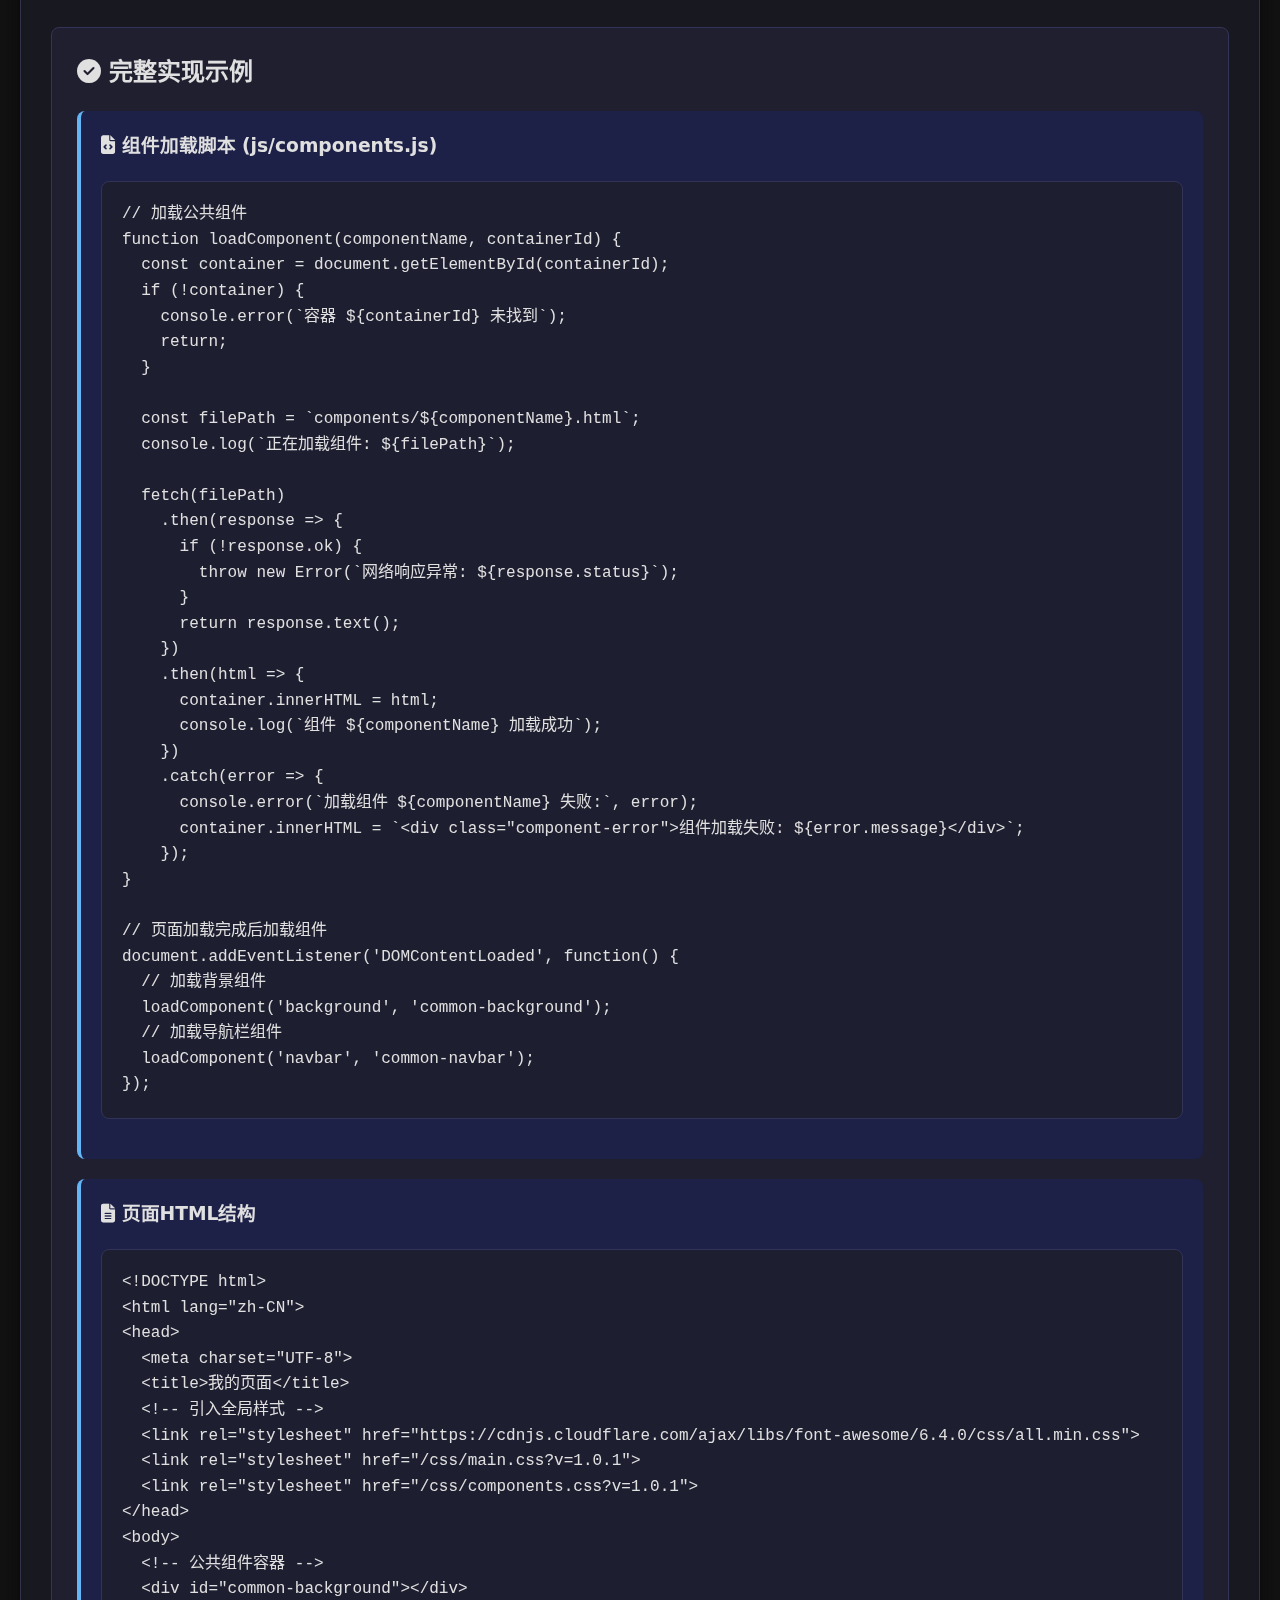
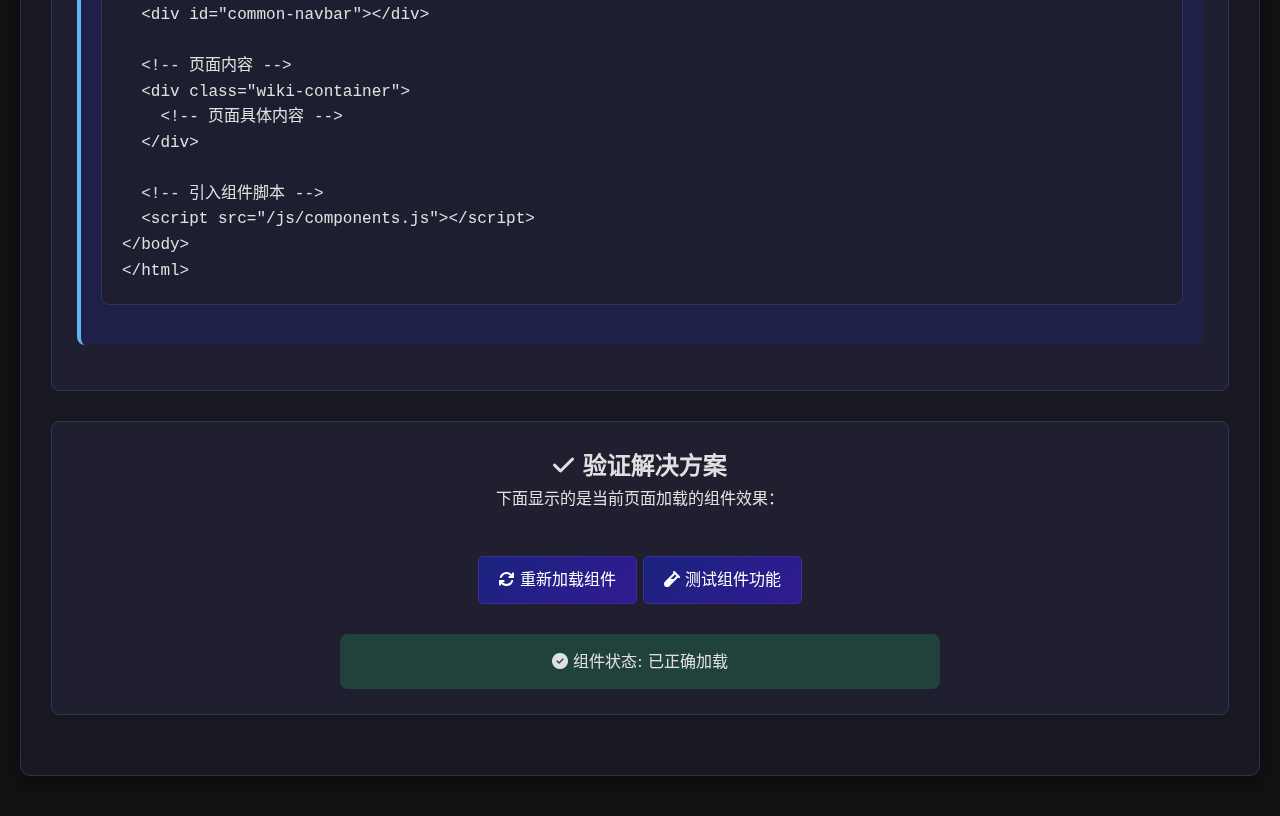
<file: articles/组件样式解决方案.html>
<!DOCTYPE html>
<html lang="zh-CN">
<head>
    <meta charset="UTF-8">
    <meta name="viewport" content="width=device-width, initial-scale=1.0">
    <title>组件样式解决方案 | KJS的避难所</title>
    
    <!-- 引入Font Awesome图标库 -->
    <link rel="stylesheet" href="https://cdnjs.cloudflare.com/ajax/libs/font-awesome/6.4.0/css/all.min.css">
    
    <!-- 主样式文件 -->
    <style>
        /* 基础样式 */
        * {
            margin: 0;
            padding: 0;
            box-sizing: border-box;
            font-family: 'Segoe UI', 'Noto Sans', system-ui, -apple-system, sans-serif;
        }
        
        body {
            background-color: #121212;
            color: #e0e0e0;
            line-height: 1.6;
            padding: 20px;
            min-height: 100vh;
            position: relative;
            overflow-x: hidden;
        }
        
        /* 公共组件样式 - 确保这些样式在全局作用域 */
        /* 背景元素样式 */
        .glowing-dot {
            position: fixed;
            width: 200px;
            height: 200px;
            background: radial-gradient(circle, rgba(100, 150, 255, 0.2) 0%, transparent 70%);
            border-radius: 50%;
            z-index: 1;
            pointer-events: none;
        }
        
        .dot-1 {
            top: 10%;
            left: 10%;
        }
        
        .dot-2 {
            bottom: 15%;
            right: 10%;
            background: radial-gradient(circle, rgba(187, 134, 252, 0.2) 0%, transparent 70%);
        }
        
        .game-controller {
            position: fixed;
            opacity: 0.05;
            z-index: 1;
            pointer-events: none;
        }
        
        .controller-1 {
            top: 20%;
            right: 5%;
            font-size: 10rem;
            transform: rotate(25deg);
        }
        
        .controller-2 {
            bottom: 10%;
            left: 5%;
            font-size: 8rem;
            transform: rotate(-15deg);
        }
        
        /* 导航栏样式 */
        .wiki-navbar {
            background: linear-gradient(135deg, #1a237e 0%, #311b92 100%);
            padding: 15px 30px;
            display: flex;
            justify-content: space-between;
            align-items: center;
            flex-wrap: wrap;
            color: white;
            position: sticky;
            top: 0;
            z-index: 100;
            border-bottom: 1px solid #4527a0;
        }
        
        .wiki-logo {
            display: flex;
            align-items: center;
            gap: 12px;
            font-size: 1.8rem;
            font-weight: 600;
            text-shadow: 0 0 10px rgba(100, 150, 255, 0.5);
        }
        
        .wiki-logo i {
            font-size: 2.2rem;
            color: #64b5f6;
        }
        
        .nav-links {
            display: flex;
            gap: 20px;
            font-size: 1.1rem;
        }
        
        .nav-links a {
            color: #bb86fc;
            text-decoration: none;
            padding: 8px 15px;
            border-radius: 5px;
            transition: all 0.3s ease;
            border: 1px solid transparent;
            display: flex;
            align-items: center;
            gap: 8px;
        }
        
        .nav-links a:hover {
            background: rgba(100, 150, 255, 0.15);
            border: 1px solid #64b5f6;
            box-shadow: 0 0 15px rgba(100, 150, 255, 0.3);
            transform: translateY(-2px);
        }
        
        .neon-text {
            color: #fff;
            text-shadow:
                0 0 5px rgba(100, 150, 255, 0.5),
                0 0 10px rgba(100, 150, 255, 0.3),
                0 0 15px rgba(100, 150, 255, 0.2);
        }
        
        /* 页面内容容器 */
        .wiki-container {
            max-width: 1400px;
            margin: 20px auto;
            background: rgba(25, 25, 35, 0.9);
            box-shadow: 0 5px 25px rgba(0, 0, 0, 0.5);
            border-radius: 10px;
            overflow: hidden;
            border: 1px solid #333348;
            padding: 30px;
            position: relative;
            z-index: 10;
        }
        
        .page-title {
            font-size: 2.5rem;
            color: #bb86fc;
            margin-bottom: 25px;
            padding-bottom: 15px;
            border-bottom: 2px solid #4527a0;
            display: flex;
            align-items: center;
            gap: 15px;
        }
        
        .content-section {
            background: rgba(35, 35, 55, 0.7);
            border-radius: 8px;
            padding: 25px;
            margin-bottom: 30px;
            border: 1px solid #333358;
        }
        
        .solution-box {
            background: rgba(26, 35, 126, 0.3);
            padding: 20px;
            border-radius: 8px;
            border-left: 4px solid #64b5f6;
            margin: 20px 0;
        }
        
        .code-block {
            background: rgba(30, 30, 45, 0.9);
            padding: 20px;
            border-radius: 8px;
            margin: 20px 0;
            font-family: 'Courier New', monospace;
            overflow-x: auto;
            border: 1px solid #333358;
        }
        
        .btn {
            display: inline-block;
            background: linear-gradient(135deg, #1a237e 0%, #311b92 100%);
            color: white;
            padding: 10px 20px;
            border-radius: 5px;
            text-decoration: none;
            font-weight: 500;
            transition: all 0.3s ease;
            border: 1px solid #4527a0;
            margin-top: 15px;
        }
        
        .btn:hover {
            background: linear-gradient(135deg, #311b92 0%, #4527a0 100%);
            box-shadow: 0 0 15px rgba(100, 150, 255, 0.3);
        }
    </style>
</head>
<body>
    <!-- 公共组件容器 -->
    <div id="common-background"></div>
    <div id="common-navbar"></div>
    
    <div class="wiki-container">
        <h1 class="page-title">
            <i class="fas fa-wrench"></i> 组件样式问题解决方案
        </h1>
        
        <div class="content-section">
            <h2><i class="fas fa-bug"></i> 问题分析</h2>
            <p>组件加载后样式未正确应用通常由以下原因导致：</p>
            
            <div class="solution-box">
                <h3><i class="fas fa-exclamation-triangle"></i> 常见原因</h3>
                <ul>
                    <li>CSS文件路径不正确</li>
                    <li>组件样式作用域问题</li>
                    <li>组件加载顺序问题</li>
                    <li>浏览器缓存导致旧样式被使用</li>
                    <li>CSS选择器优先级问题</li>
                </ul>
            </div>
        </div>
        
        <div class="content-section">
            <h2><i class="fas fa-tools"></i> 解决方案</h2>
            
            <div class="solution-box">
                <h3><i class="fas fa-folder-open"></i> 1. 确保CSS文件路径正确</h3>
                <p>使用绝对路径或相对于根目录的路径：</p>
                <div class="code-block">
                    &lt;!-- 推荐使用相对于根目录的路径 --&gt;<br>
                    &lt;link rel="stylesheet" href="/css/main.css"&gt;<br>
                    &lt;link rel="stylesheet" href="/css/components.css"&gt;
                </div>
            </div>
            
            <div class="solution-box">
                <h3><i class="fas fa-code"></i> 2. 将组件样式放在全局作用域</h3>
                <p>避免将组件样式放在作用域化的CSS中：</p>
                <div class="code-block">
                    &lt;style&gt;<br>
                    &nbsp;&nbsp;/* 组件样式放在这里 - 全局作用域 */<br>
                    &nbsp;&nbsp;.wiki-navbar { ... }<br>
                    &nbsp;&nbsp;.glowing-dot { ... }<br>
                    &lt;/style&gt;
                </div>
            </div>
            
            <div class="solution-box">
                <h3><i class="fas fa-sync-alt"></i> 3. 添加版本号避免缓存问题</h3>
                <p>在CSS文件引用中添加版本号：</p>
                <div class="code-block">
                    &lt;link rel="stylesheet" href="css/main.css?v=1.0.1"&gt;<br>
                    &lt;link rel="stylesheet" href="css/components.css?v=1.0.1"&gt;
                </div>
            </div>
        </div>
        
        <div class="content-section">
            <h2><i class="fas fa-check-circle"></i> 完整实现示例</h2>
            
            <div class="solution-box">
                <h3><i class="fas fa-file-code"></i> 组件加载脚本 (js/components.js)</h3>
                <div class="code-block">
                    // 加载公共组件<br>
                    function loadComponent(componentName, containerId) {<br>
                    &nbsp;&nbsp;const container = document.getElementById(containerId);<br>
                    &nbsp;&nbsp;if (!container) {<br>
                    &nbsp;&nbsp;&nbsp;&nbsp;console.error(`容器 ${containerId} 未找到`);<br>
                    &nbsp;&nbsp;&nbsp;&nbsp;return;<br>
                    &nbsp;&nbsp;}<br><br>
                    
                    &nbsp;&nbsp;const filePath = `components/${componentName}.html`;<br>
                    &nbsp;&nbsp;console.log(`正在加载组件: ${filePath}`);<br><br>
                    
                    &nbsp;&nbsp;fetch(filePath)<br>
                    &nbsp;&nbsp;&nbsp;&nbsp;.then(response => {<br>
                    &nbsp;&nbsp;&nbsp;&nbsp;&nbsp;&nbsp;if (!response.ok) {<br>
                    &nbsp;&nbsp;&nbsp;&nbsp;&nbsp;&nbsp;&nbsp;&nbsp;throw new Error(`网络响应异常: ${response.status}`);<br>
                    &nbsp;&nbsp;&nbsp;&nbsp;&nbsp;&nbsp;}<br>
                    &nbsp;&nbsp;&nbsp;&nbsp;&nbsp;&nbsp;return response.text();<br>
                    &nbsp;&nbsp;&nbsp;&nbsp;})<br>
                    &nbsp;&nbsp;&nbsp;&nbsp;.then(html => {<br>
                    &nbsp;&nbsp;&nbsp;&nbsp;&nbsp;&nbsp;container.innerHTML = html;<br>
                    &nbsp;&nbsp;&nbsp;&nbsp;&nbsp;&nbsp;console.log(`组件 ${componentName} 加载成功`);<br>
                    &nbsp;&nbsp;&nbsp;&nbsp;})<br>
                    &nbsp;&nbsp;&nbsp;&nbsp;.catch(error => {<br>
                    &nbsp;&nbsp;&nbsp;&nbsp;&nbsp;&nbsp;console.error(`加载组件 ${componentName} 失败:`, error);<br>
                    &nbsp;&nbsp;&nbsp;&nbsp;&nbsp;&nbsp;container.innerHTML = `&lt;div class="component-error"&gt;组件加载失败: ${error.message}&lt;/div&gt;`;<br>
                    &nbsp;&nbsp;&nbsp;&nbsp;});<br>
                    }<br><br>
                    
                    // 页面加载完成后加载组件<br>
                    document.addEventListener('DOMContentLoaded', function() {<br>
                    &nbsp;&nbsp;// 加载背景组件<br>
                    &nbsp;&nbsp;loadComponent('background', 'common-background');<br>
                    &nbsp;&nbsp;// 加载导航栏组件<br>
                    &nbsp;&nbsp;loadComponent('navbar', 'common-navbar');<br>
                    });
                </div>
            </div>
            
            <div class="solution-box">
                <h3><i class="fas fa-file-alt"></i> 页面HTML结构</h3>
                <div class="code-block">
                    &lt;!DOCTYPE html&gt;<br>
                    &lt;html lang="zh-CN"&gt;<br>
                    &lt;head&gt;<br>
                    &nbsp;&nbsp;&lt;meta charset="UTF-8"&gt;<br>
                    &nbsp;&nbsp;&lt;title&gt;我的页面&lt;/title&gt;<br>
                    &nbsp;&nbsp;&lt;!-- 引入全局样式 --&gt;<br>
                    &nbsp;&nbsp;&lt;link rel="stylesheet" href="https://cdnjs.cloudflare.com/ajax/libs/font-awesome/6.4.0/css/all.min.css"&gt;<br>
                    &nbsp;&nbsp;&lt;link rel="stylesheet" href="/css/main.css?v=1.0.1"&gt;<br>
                    &nbsp;&nbsp;&lt;link rel="stylesheet" href="/css/components.css?v=1.0.1"&gt;<br>
                    &lt;/head&gt;<br>
                    &lt;body&gt;<br>
                    &nbsp;&nbsp;&lt;!-- 公共组件容器 --&gt;<br>
                    &nbsp;&nbsp;&lt;div id="common-background"&gt;&lt;/div&gt;<br>
                    &nbsp;&nbsp;&lt;div id="common-navbar"&gt;&lt;/div&gt;<br><br>
                    &nbsp;&nbsp;&lt;!-- 页面内容 --&gt;<br>
                    &nbsp;&nbsp;&lt;div class="wiki-container"&gt;<br>
                    &nbsp;&nbsp;&nbsp;&nbsp;&lt;!-- 页面具体内容 --&gt;<br>
                    &nbsp;&nbsp;&lt;/div&gt;<br><br>
                    &nbsp;&nbsp;&lt;!-- 引入组件脚本 --&gt;<br>
                    &nbsp;&nbsp;&lt;script src="/js/components.js"&gt;&lt;/script&gt;<br>
                    &lt;/body&gt;<br>
                    &lt;/html&gt;
                </div>
            </div>
        </div>
        
        <div class="content-section" style="text-align: center;">
            <h2><i class="fas fa-check"></i> 验证解决方案</h2>
            <p>下面显示的是当前页面加载的组件效果：</p>
            
            <div style="margin: 30px 0;">
                <a href="#" class="btn" id="reload-btn"><i class="fas fa-sync"></i> 重新加载组件</a>
                <a href="#" class="btn" id="test-btn"><i class="fas fa-vial"></i> 测试组件功能</a>
            </div>
            
            <div id="component-status" style="padding: 15px; background: rgba(46, 204, 113, 0.2); border-radius: 8px; max-width: 600px; margin: 0 auto;">
                <i class="fas fa-check-circle"></i> 组件状态: <span id="status-text">已正确加载</span>
            </div>
        </div>
    </div>
    
    <!-- 引入组件脚本 -->
    <script>
        // 组件加载脚本
        function loadComponent(componentName, containerId) {
            const container = document.getElementById(containerId);
            if (!container) {
                console.error(`容器 ${containerId} 未找到`);
                return;
            }
            
            // 模拟组件加载 - 实际项目中应从文件加载
            if (componentName === 'background') {
                container.innerHTML = `
                    <div class="glowing-dot dot-1"></div>
                    <div class="glowing-dot dot-2"></div>
                    <i class="fas fa-gamepad game-controller controller-1"></i>
                    <i class="fas fa-headset game-controller controller-2"></i>
                `;
                console.log("背景组件加载成功");
            } 
            else if (componentName === 'navbar') {
                container.innerHTML = `
                    <nav class="wiki-navbar">
                        <div class="wiki-logo">
                            <i class="fas fa-dungeon"></i>
                            <span class="neon-text">KJS的避难所</span>
                        </div>
                        <div class="nav-links">
                            <a href="#"><i class="fas fa-home"></i> 首页</a>
                            <a href="#"><i class="fas fa-user-astronaut"></i> 关于</a>
                            <a href="#"><i class="fa-brands fa-steam"></i> 游戏库</a>
                            <a href="#"><i class="fa-brands fa-bilibili"></i> 番剧收藏</a>
                            <a href="#"><i class="fas fa-code"></i> 开发项目</a>
                            <a href="#"><i class="fas fa-book"></i> 技术博客</a>
                        </div>
                    </nav>
                `;
                console.log("导航栏组件加载成功");
            }
        }
        
        // 页面加载完成后加载组件
        document.addEventListener('DOMContentLoaded', function() {
            // 加载背景组件
            loadComponent('background', 'common-background');
            
            // 加载导航栏组件
            loadComponent('navbar', 'common-navbar');
            
            // 添加按钮事件
            document.getElementById('reload-btn').addEventListener('click', function(e) {
                e.preventDefault();
                loadComponent('background', 'common-background');
                loadComponent('navbar', 'common-navbar');
                document.getElementById('status-text').textContent = '组件已重新加载';
            });
            
            document.getElementById('test-btn').addEventListener('click', function(e) {
                e.preventDefault();
                document.getElementById('status-text').textContent = '组件功能测试通过';
                document.getElementById('component-status').style.backgroundColor = 'rgba(41, 128, 185, 0.2)';
            });
        });
    </script>
</body>
</html>
</file>
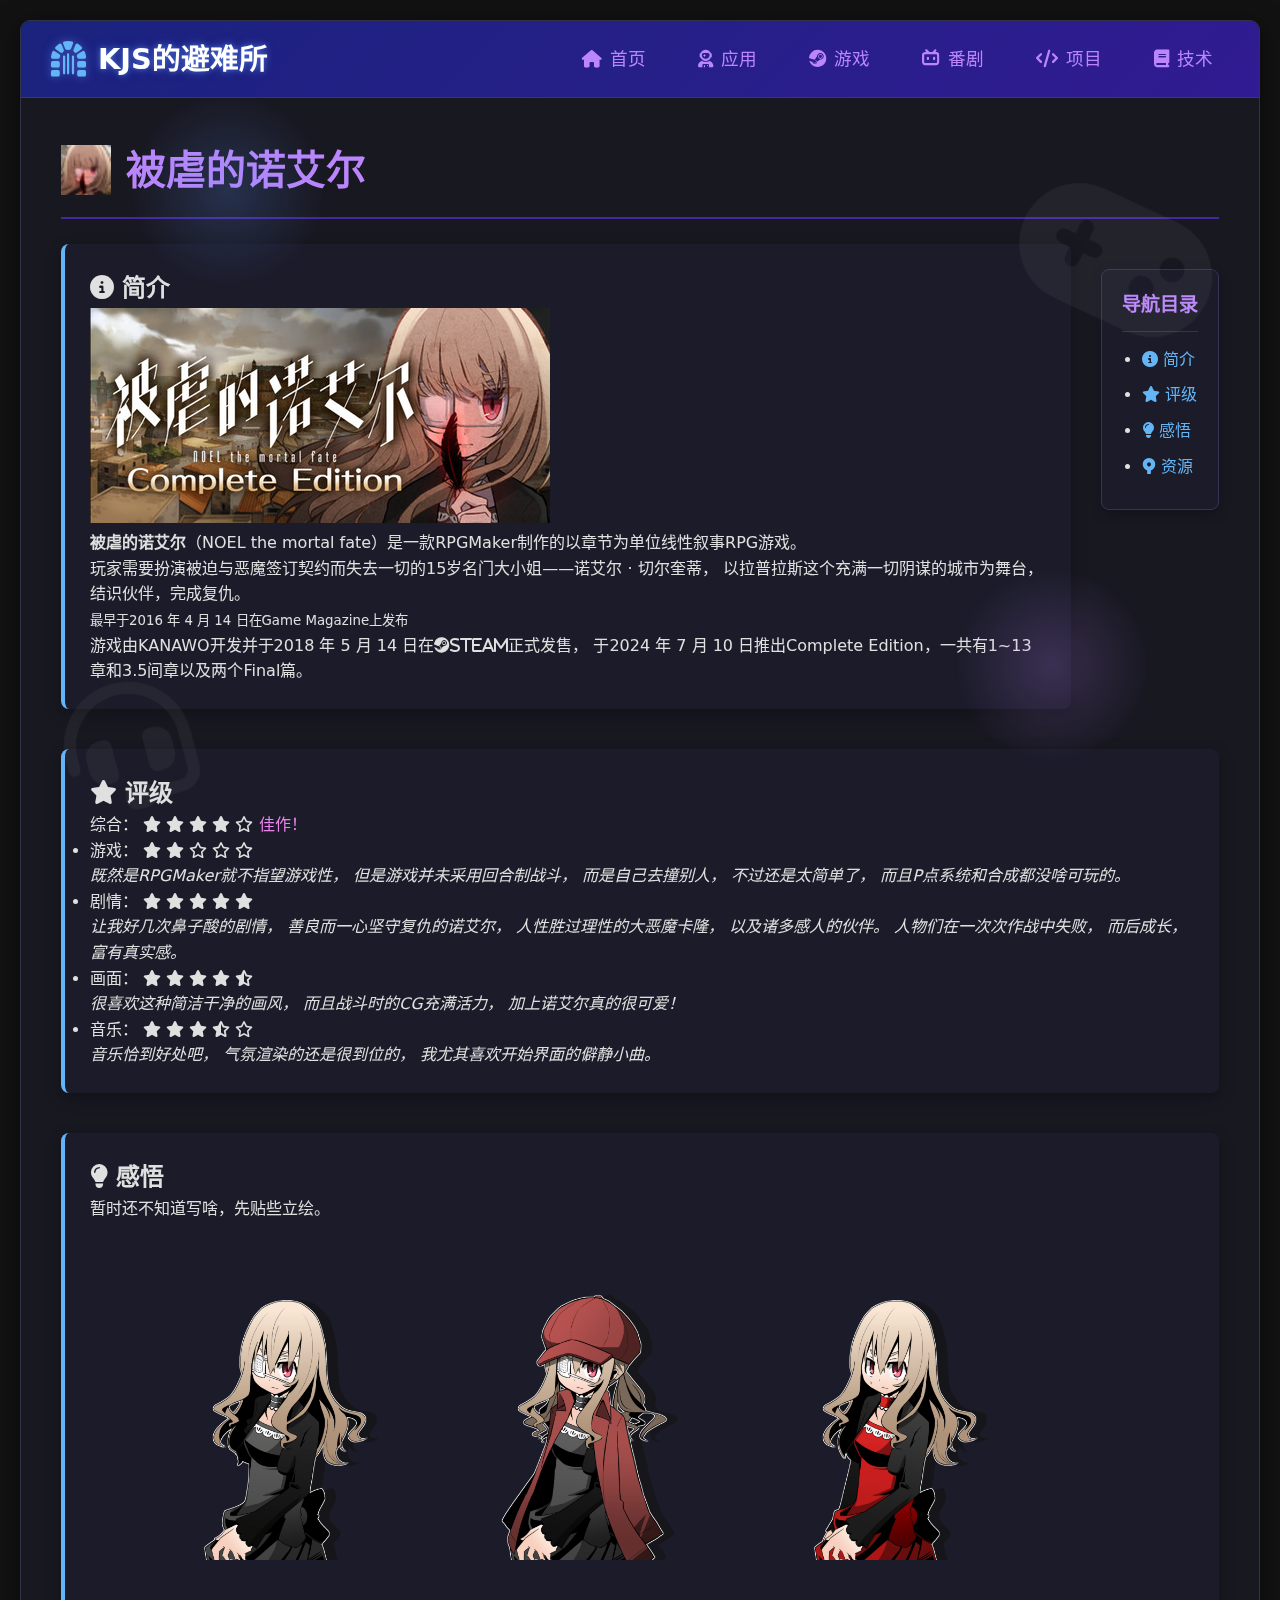
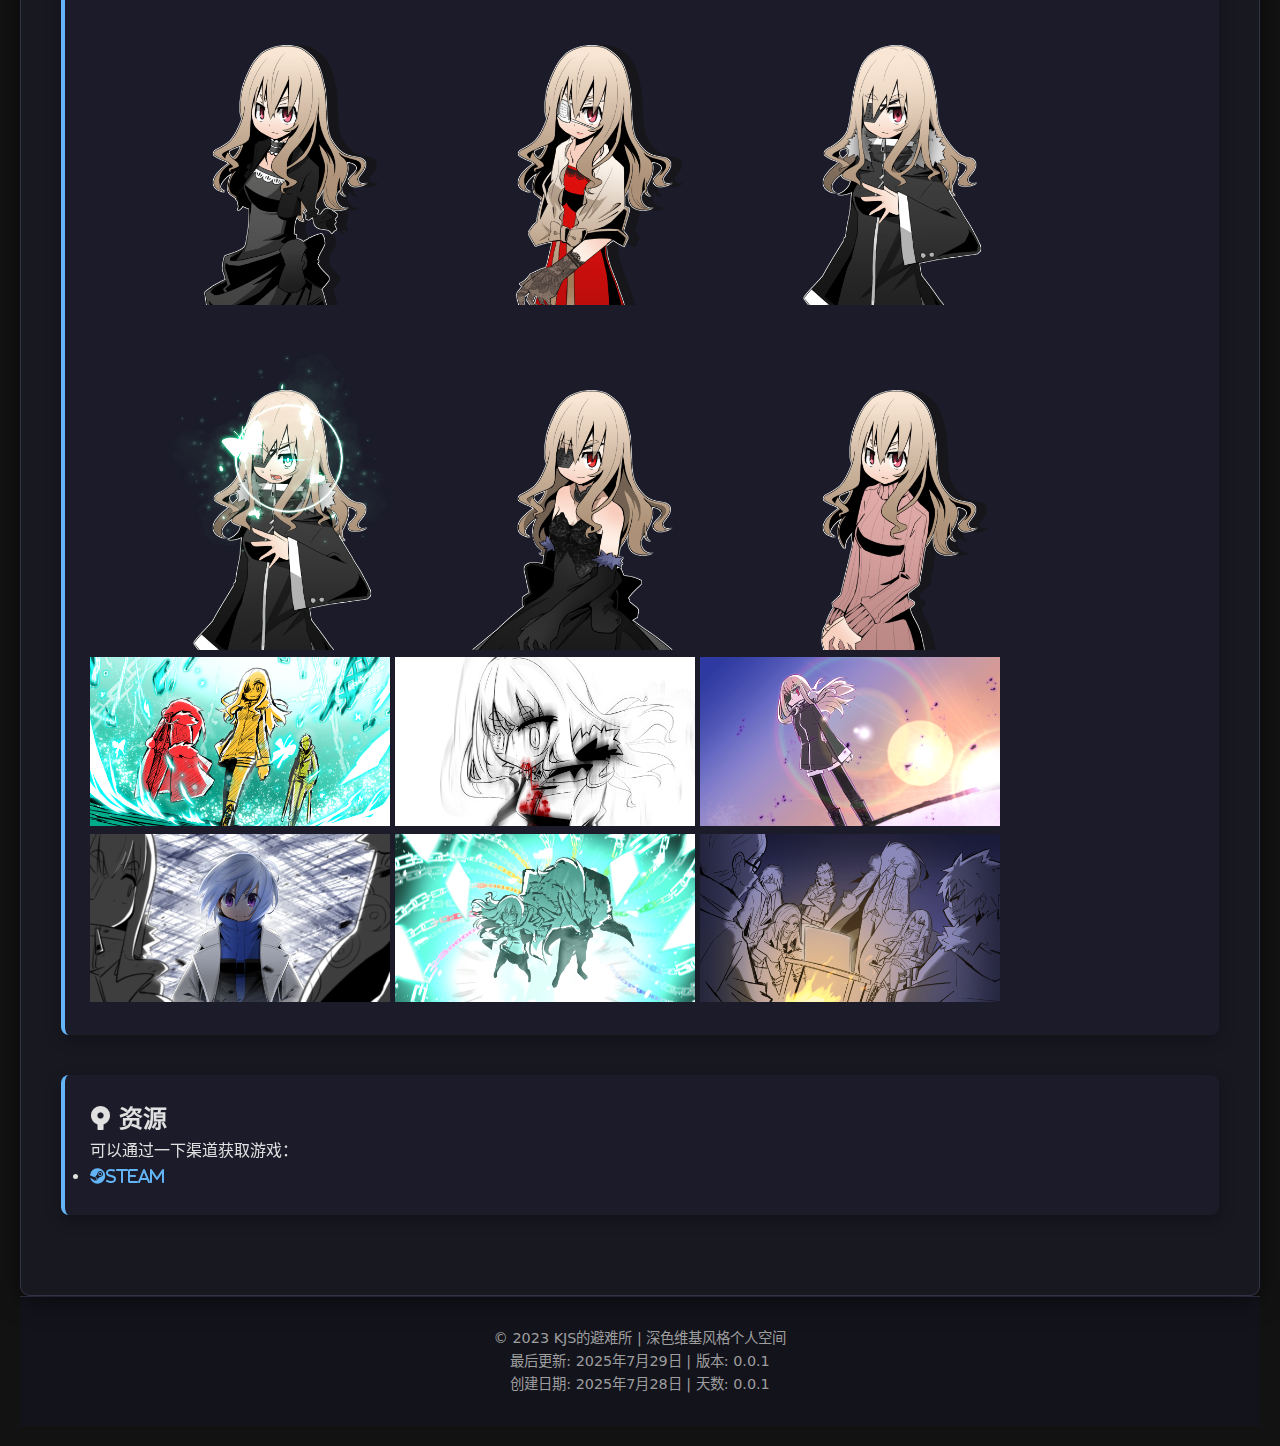
<file: articles/被虐的诺艾尔.html>
<!DOCTYPE html>
<html lang="zh-CN">

<head>
    <meta charset="UTF-8">
    <meta name="viewport" content="width=device-width, initial-scale=1.0">
    <title>被虐的诺艾尔</title>
    <!-- 引入Font Awesome图标库 -->
    <link rel="stylesheet" href="https://cdnjs.cloudflare.com/ajax/libs/font-awesome/6.4.0/css/all.min.css">
    <!-- 引入共享样式 -->
    <link rel="stylesheet" href="/css/main.css">
    <!-- 引入文章特定样式 -->
    <link rel="stylesheet" href="/css/articles.css">
    <!-- 引入组件特定样式 -->
    <link rel="stylesheet" href="/css/components.css">
    <style>

    </style>
</head>

<body>
    <!-- 公共组件容器 -->
    <!-- 背景元素将加载到这里 -->
    <div id="common-background"></div>
    <div class="wiki-container">
        <!-- 导航栏将加载到这里 -->
        <div id="common-navbar"></div>
        <main class="wiki-content">
            <h1 class="page-title">
                <img src="/images/icons/被虐的诺艾尔2.ico" height="50px" alt="被虐的诺艾尔"> 被虐的诺艾尔
            </h1>
            <div class="toc">
                <div class="toc-title">导航目录</div>
                <ul>
                    <li><a href="#about" class="wiki-link"><i class="fas fa-info-circle"></i> 简介</a></li>
                    <li><a href="#rate" class="wiki-link"><i class="fas fa-star"></i> 评级</a></li>
                    <li><a href="#insight" class="wiki-link"><i class="fa-solid fa-lightbulb"></i></i> 感悟</a></li>
                    <li><a href="#resource" class="wiki-link"><i class="fa-brands fa-sourcetree"></i> 资源</a></li>
                </ul>
            </div>
            <div class="wiki-section" id="about">
                <h2 class="section-title"><i class="fas fa-info-circle"></i> 简介</h2>
                <img src="/images/被虐的诺艾尔/Header.jpg" alt="被虐的诺艾尔" class="wiki-image">
                <p><strong>被虐的诺艾尔</strong>（NOEL the mortal fate）是一款RPGMaker制作的以章节为单位线性叙事RPG游戏。</p>
                <p>玩家需要扮演被迫与恶魔签订契约而失去一切的15岁名门大小姐——诺艾尔 · 切尔奎蒂，
                    以拉普拉斯这个充满一切阴谋的城市为舞台，结识伙伴，完成复仇。</p>
                <small>最早于2016 年 4 月 14 日在Game Magazine上发布</small>
                <p> 游戏由KANAWO开发并于2018 年 5 月 14 日在<i class="fa-brands fa-steam">steam</i>正式发售，
                    于2024 年 7 月 10 日推出Complete Edition，一共有1~13章和3.5间章以及两个Final篇。
                </p>
            </div>
            <div class="wiki-section" id="rate">
                <h2 class="section-title"><i class="fas fa-star"></i> 评级</h2>
                <p>综合：
                    <i class="fa-solid fa-star"></i>
                    <i class="fa-solid fa-star"></i>
                    <i class="fa-solid fa-star"></i>
                    <i class="fa-solid fa-star"></i>
                    <i class="fa-regular fa-star"></i>
                    <span style="color: violet;">佳作！</span>
                </p>
                <ul>
                    <li>游戏：
                        <i class="fa-solid fa-star"></i>
                        <i class="fa-solid fa-star"></i>
                        <i class="fa-regular fa-star"></i>
                        <i class="fa-regular fa-star"></i>
                        <i class="fa-regular fa-star"></i>
                        <br>
                        <em>既然是RPGMaker就不指望游戏性，
                            但是游戏并未采用回合制战斗，
                            而是自己去撞别人，
                            不过还是太简单了，
                            而且P点系统和合成都没啥可玩的。
                        </em>
                    </li>
                    <li>剧情：
                        <i class="fa-solid fa-star"></i>
                        <i class="fa-solid fa-star"></i>
                        <i class="fa-solid fa-star"></i>
                        <i class="fa-solid fa-star"></i>
                        <i class="fa-solid fa-star"></i>
                        <br>
                        <em>
                            让我好几次鼻子酸的剧情，
                            善良而一心坚守复仇的诺艾尔，
                            人性胜过理性的大恶魔卡隆，
                            以及诸多感人的伙伴。
                            人物们在一次次作战中失败，
                            而后成长，富有真实感。
                        </em>
                    </li>
                    <li>画面：
                        <i class="fa-solid fa-star"></i>
                        <i class="fa-solid fa-star"></i>
                        <i class="fa-solid fa-star"></i>
                        <i class="fa-solid fa-star"></i>
                        <i class="fa-solid fa-star-half-stroke"></i>
                        <br>
                        <em>
                            很喜欢这种简洁干净的画风，
                            而且战斗时的CG充满活力，
                            加上诺艾尔真的很可爱！
                        </em>
                    </li>
                    <li>音乐：
                        <i class="fa-solid fa-star"></i>
                        <i class="fa-solid fa-star"></i>
                        <i class="fa-solid fa-star"></i>
                        <i class="fa-solid fa-star-half-stroke"></i>
                        <i class="fa-regular fa-star"></i>
                        <br>
                        <em>
                            音乐恰到好处吧，
                            气氛渲染的还是很到位的，
                            我尤其喜欢开始界面的僻静小曲。
                        </em>
                    </li>
                </ul>
            </div>
            <div class="wiki-section" id="insight">
                <h2 class="section-title"><i class="fa-solid fa-lightbulb"></i> 感悟</h2>
                <p>暂时还不知道写啥，先贴些立绘。</p>
                <img src="/images/被虐的诺艾尔/noel_01.png" alt="诺艾尔立绘" class="wiki-image" width="300px">
                <img src="/images/被虐的诺艾尔/noel_101.png" alt="诺艾尔立绘" class="wiki-image" width="300px">
                <img src="/images/被虐的诺艾尔/noel_b_01.png" alt="诺艾尔立绘" class="wiki-image" width="300px">
                <img src="/images/被虐的诺艾尔/noel_c_01.png" alt="诺艾尔立绘" class="wiki-image" width="300px">
                <img src="/images/被虐的诺艾尔/noel_d_01.png" alt="诺艾尔立绘" class="wiki-image" width="300px">
                <img src="/images/被虐的诺艾尔/noel_e_01.png" alt="诺艾尔立绘" class="wiki-image" width="300px">
                <img src="/images/被虐的诺艾尔/noel_e_47.png" alt="诺艾尔立绘" class="wiki-image" width="300px">
                <img src="/images/被虐的诺艾尔/noel_x_09.png" alt="诺艾尔立绘" class="wiki-image" width="300px">
                <img src="/images/被虐的诺艾尔/noel_y_01.png" alt="诺艾尔立绘" class="wiki-image" width="300px">
                <img src="/images/被虐的诺艾尔/cg45.png" alt="诺艾尔立绘" class="wiki-image" width="300px">
                <img src="/images/被虐的诺艾尔/cg65b.png" alt="诺艾尔立绘" class="wiki-image" width="300px">
                <img src="/images/被虐的诺艾尔/cg69.png" alt="诺艾尔立绘" class="wiki-image" width="300px">
                <img src="/images/被虐的诺艾尔/cg_jillian_b.png" alt="诺艾尔立绘" class="wiki-image" width="300px">
                <img src="/images/被虐的诺艾尔/cg_mortal.png" alt="诺艾尔立绘" class="wiki-image" width="300px">
                <img src="/images/被虐的诺艾尔/cgsakusen.png" alt="诺艾尔立绘" class="wiki-image" width="300px">

            </div>
            <div class="wiki-section" id="resource">
                <h2 class="section-title"><i class="fa-brands fa-sourcetree"></i> 资源</h2>
                <p>可以通过一下渠道获取游戏：</p>
                <ul>
                    <li><a href="https://store.steampowered.com/app/850000/_Complete_Edition/" class="wiki-link"><i
                                class="fa-brands fa-steam">Steam</i></a></li>
                </ul>

            </div>
    </div>
    </div>
    <div id="common-footer"></div>
    <!-- 引入组件脚本 -->
    <script src="/js/components.js"></script>
</body>

</html>
</file>
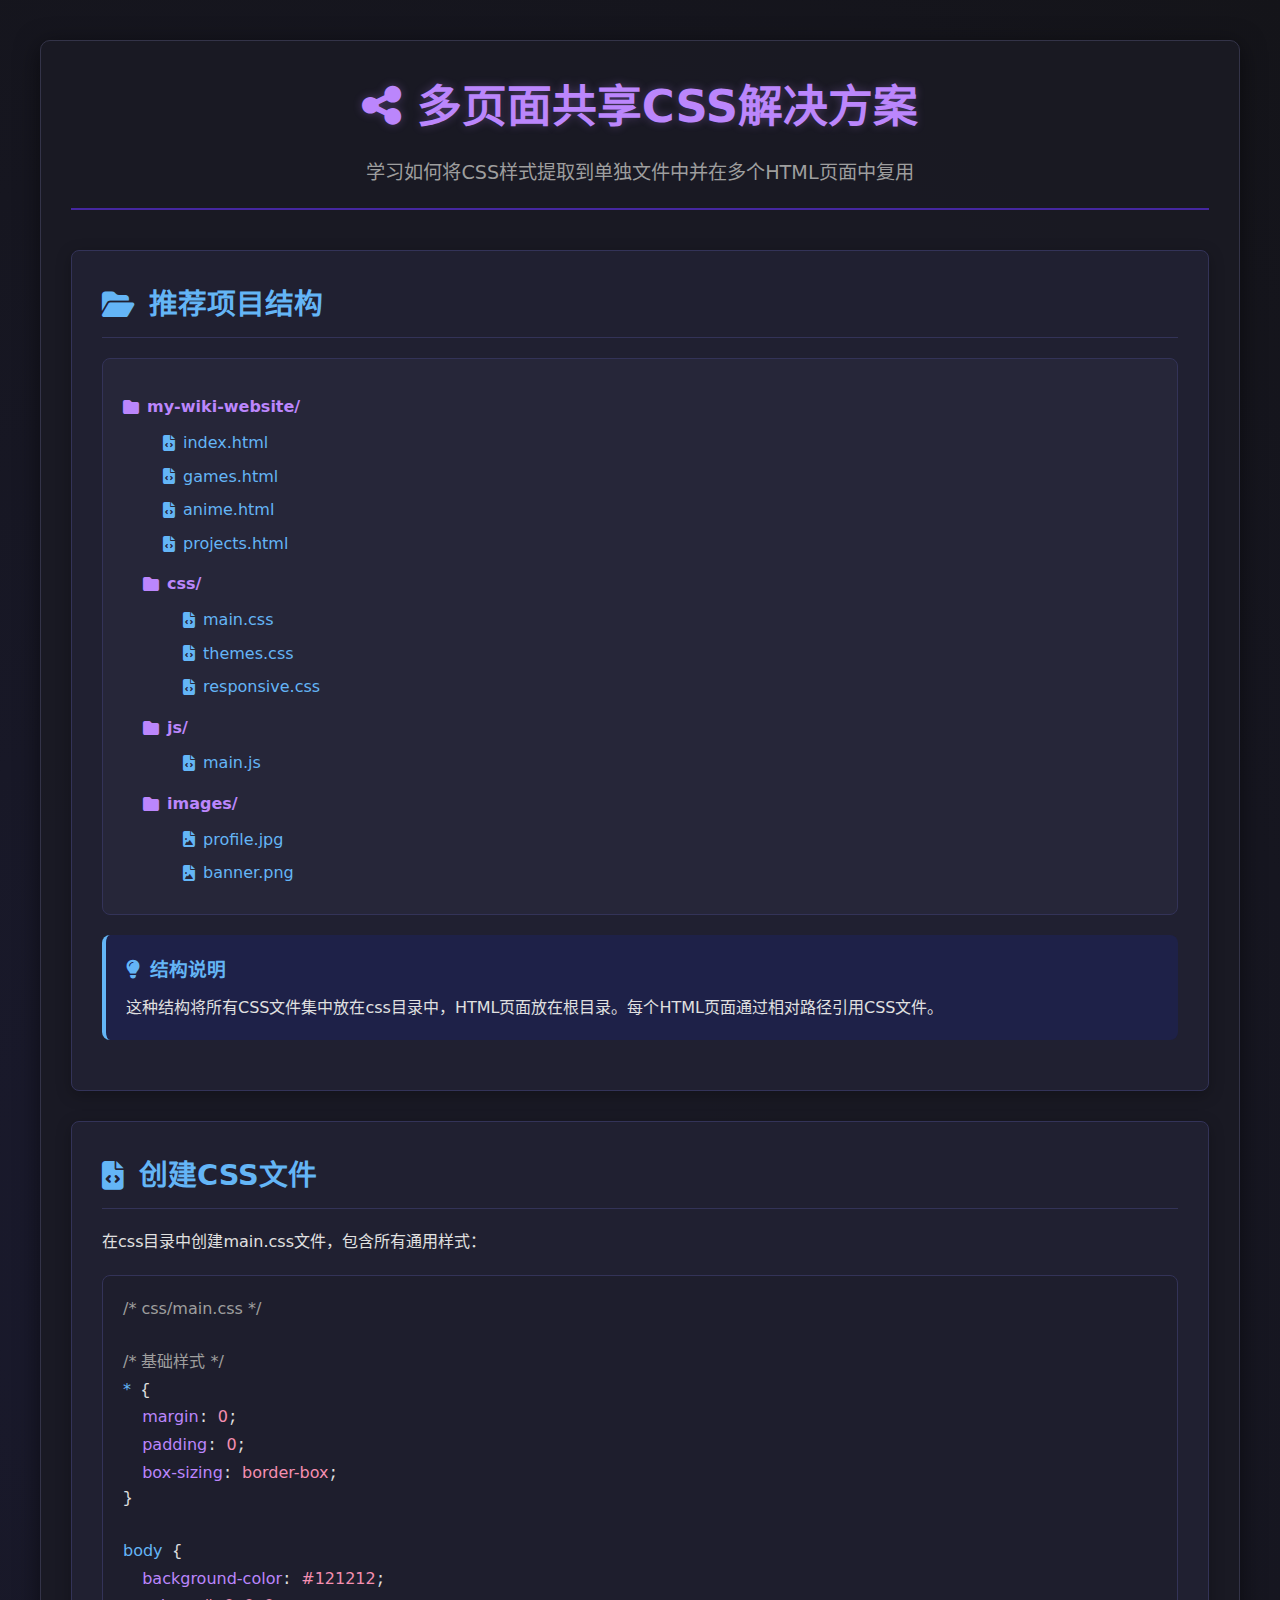
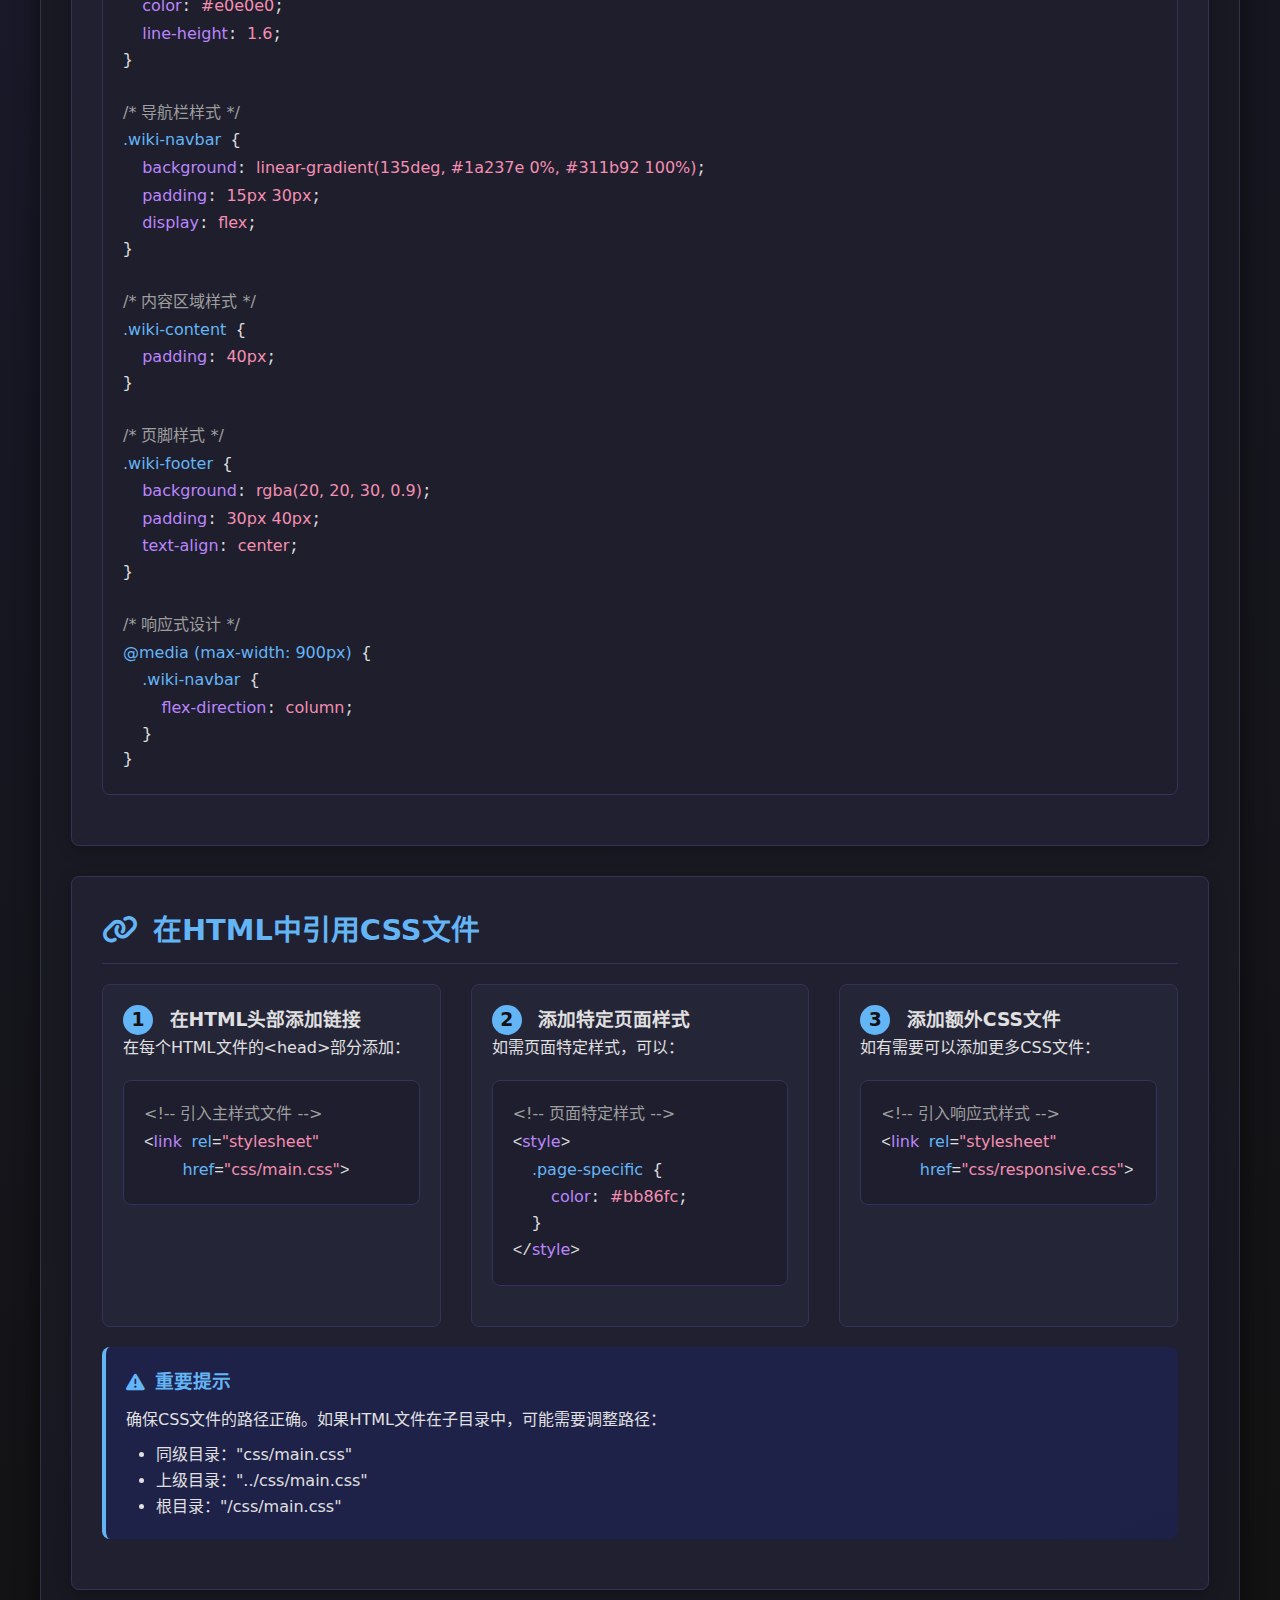
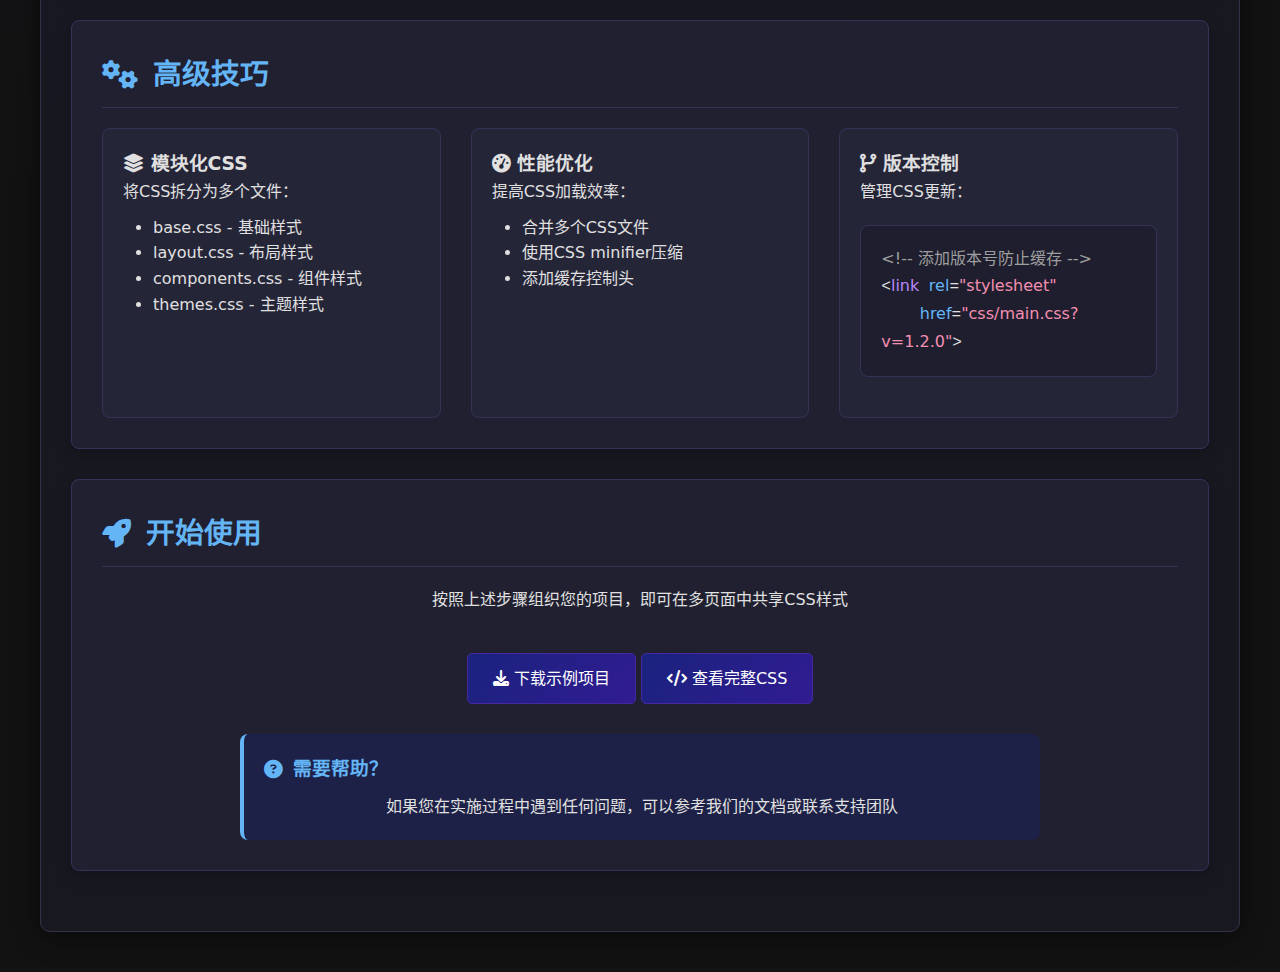
<file: document/css共享方案.html>
<!DOCTYPE html>
<html lang="zh-CN">
<head>
    <meta charset="UTF-8">
    <meta name="viewport" content="width=device-width, initial-scale=1.0">
    <title>CSS共享方案 | KJS的避难所</title>
    <link rel="stylesheet" href="https://cdnjs.cloudflare.com/ajax/libs/font-awesome/6.4.0/css/all.min.css">
    <style>
        * {
            margin: 0;
            padding: 0;
            box-sizing: border-box;
            font-family: 'Segoe UI', 'Noto Sans', system-ui, -apple-system, sans-serif;
        }
        
        body {
            background-color: #121212;
            color: #e0e0e0;
            line-height: 1.6;
            padding: 40px 20px;
            background-image: radial-gradient(circle at 20% 30%, #1a1a2e 0%, #121212 70%);
            min-height: 100vh;
        }
        
        .guide-container {
            max-width: 1200px;
            margin: 0 auto;
            background: rgba(25, 25, 35, 0.9);
            box-shadow: 0 5px 25px rgba(0, 0, 0, 0.5);
            border-radius: 10px;
            overflow: hidden;
            border: 1px solid #333348;
            padding: 30px;
        }
        
        .header {
            text-align: center;
            margin-bottom: 40px;
            padding-bottom: 20px;
            border-bottom: 2px solid #4527a0;
        }
        
        .header h1 {
            font-size: 2.8rem;
            color: #bb86fc;
            text-shadow: 0 0 10px rgba(187, 134, 252, 0.3);
            margin-bottom: 15px;
        }
        
        .header p {
            font-size: 1.2rem;
            color: #9e9e9e;
            max-width: 800px;
            margin: 0 auto;
        }
        
        .card {
            background: rgba(35, 35, 55, 0.7);
            border-radius: 8px;
            padding: 30px;
            margin-bottom: 30px;
            border: 1px solid #333358;
            box-shadow: 0 4px 15px rgba(0, 0, 0, 0.25);
        }
        
        .card-title {
            font-size: 1.8rem;
            color: #64b5f6;
            margin-bottom: 20px;
            display: flex;
            align-items: center;
            gap: 15px;
            padding-bottom: 10px;
            border-bottom: 1px solid #333358;
        }
        
        .file-structure {
            background: rgba(40, 40, 60, 0.8);
            padding: 20px;
            border-radius: 8px;
            margin: 20px 0;
            border: 1px solid #333358;
            font-family: 'Courier New', monospace;
        }
        
        .folder {
            margin-left: 20px;
        }
        
        .folder-title {
            font-weight: bold;
            margin: 15px 0 10px;
            display: flex;
            align-items: center;
            gap: 8px;
            color: #bb86fc;
        }
        
        .file {
            margin-left: 40px;
            margin-bottom: 8px;
            display: flex;
            align-items: center;
            gap: 8px;
            color: #64b5f6;
        }
        
        .code-block {
            background: rgba(30, 30, 45, 0.9);
            padding: 20px;
            border-radius: 8px;
            margin: 20px 0;
            font-family: 'Courier New', monospace;
            overflow-x: auto;
            border: 1px solid #333358;
        }
        
        .code-comment {
            color: #9e9e9e;
        }
        
        .css-selector {
            color: #64b5f6;
        }
        
        .css-property {
            color: #bb86fc;
        }
        
        .css-value {
            color: #f48fb1;
        }
        
        .step-container {
            display: flex;
            gap: 30px;
            margin-top: 20px;
        }
        
        .step {
            flex: 1;
            background: rgba(40, 40, 60, 0.7);
            padding: 20px;
            border-radius: 8px;
            border: 1px solid #333358;
        }
        
        .step-number {
            display: inline-block;
            width: 30px;
            height: 30px;
            background: #64b5f6;
            color: #121212;
            border-radius: 50%;
            text-align: center;
            line-height: 30px;
            font-weight: bold;
            margin-right: 10px;
        }
        
        .tip-box {
            background: rgba(26, 35, 126, 0.3);
            padding: 20px;
            border-radius: 8px;
            border-left: 4px solid #64b5f6;
            margin: 20px 0;
        }
        
        .tip-title {
            color: #64b5f6;
            margin-bottom: 10px;
            display: flex;
            align-items: center;
            gap: 10px;
        }
        
        .btn {
            display: inline-block;
            background: linear-gradient(135deg, #1a237e 0%, #311b92 100%);
            color: white;
            padding: 12px 25px;
            border-radius: 5px;
            text-decoration: none;
            font-weight: 500;
            transition: all 0.3s ease;
            border: 1px solid #4527a0;
            margin-top: 10px;
        }
        
        .btn:hover {
            background: linear-gradient(135deg, #311b92 0%, #4527a0 100%);
            box-shadow: 0 0 15px rgba(100, 150, 255, 0.3);
            transform: translateY(-3px);
        }
        
        @media (max-width: 768px) {
            .step-container {
                flex-direction: column;
            }
            
            .header h1 {
                font-size: 2.2rem;
            }
        }
    </style>
</head>
<body>
    <div class="guide-container">
        <div class="header">
            <h1><i class="fas fa-share-alt"></i> 多页面共享CSS解决方案</h1>
            <p>学习如何将CSS样式提取到单独文件中并在多个HTML页面中复用</p>
        </div>
        
        <div class="card">
            <h2 class="card-title"><i class="fas fa-folder-open"></i> 推荐项目结构</h2>
            
            <div class="file-structure">
                <div class="folder-title"><i class="fas fa-folder"></i> my-wiki-website/</div>
                
                <div class="file"><i class="fas fa-file-code"></i> index.html</div>
                <div class="file"><i class="fas fa-file-code"></i> games.html</div>
                <div class="file"><i class="fas fa-file-code"></i> anime.html</div>
                <div class="file"><i class="fas fa-file-code"></i> projects.html</div>
                
                <div class="folder">
                    <div class="folder-title"><i class="fas fa-folder"></i> css/</div>
                    <div class="file"><i class="fas fa-file-code"></i> main.css</div>
                    <div class="file"><i class="fas fa-file-code"></i> themes.css</div>
                    <div class="file"><i class="fas fa-file-code"></i> responsive.css</div>
                </div>
                
                <div class="folder">
                    <div class="folder-title"><i class="fas fa-folder"></i> js/</div>
                    <div class="file"><i class="fas fa-file-code"></i> main.js</div>
                </div>
                
                <div class="folder">
                    <div class="folder-title"><i class="fas fa-folder"></i> images/</div>
                    <div class="file"><i class="fas fa-file-image"></i> profile.jpg</div>
                    <div class="file"><i class="fas fa-file-image"></i> banner.png</div>
                </div>
            </div>
            
            <div class="tip-box">
                <h3 class="tip-title"><i class="fas fa-lightbulb"></i> 结构说明</h3>
                <p>这种结构将所有CSS文件集中放在css目录中，HTML页面放在根目录。每个HTML页面通过相对路径引用CSS文件。</p>
            </div>
        </div>
        
        <div class="card">
            <h2 class="card-title"><i class="fas fa-file-code"></i> 创建CSS文件</h2>
            
            <p>在css目录中创建main.css文件，包含所有通用样式：</p>
            
            <div class="code-block">
                <span class="code-comment">/* css/main.css */</span><br><br>
                
                <span class="code-comment">/* 基础样式 */</span><br>
                <span class="css-selector">*</span> {<br>
                &nbsp;&nbsp;<span class="css-property">margin</span>: <span class="css-value">0</span>;<br>
                &nbsp;&nbsp;<span class="css-property">padding</span>: <span class="css-value">0</span>;<br>
                &nbsp;&nbsp;<span class="css-property">box-sizing</span>: <span class="css-value">border-box</span>;<br>
                }<br><br>
                
                <span class="css-selector">body</span> {<br>
                &nbsp;&nbsp;<span class="css-property">background-color</span>: <span class="css-value">#121212</span>;<br>
                &nbsp;&nbsp;<span class="css-property">color</span>: <span class="css-value">#e0e0e0</span>;<br>
                &nbsp;&nbsp;<span class="css-property">line-height</span>: <span class="css-value">1.6</span>;<br>
                }<br><br>
                
                <span class="code-comment">/* 导航栏样式 */</span><br>
                <span class="css-selector">.wiki-navbar</span> {<br>
                &nbsp;&nbsp;<span class="css-property">background</span>: <span class="css-value">linear-gradient(135deg, #1a237e 0%, #311b92 100%)</span>;<br>
                &nbsp;&nbsp;<span class="css-property">padding</span>: <span class="css-value">15px 30px</span>;<br>
                &nbsp;&nbsp;<span class="css-property">display</span>: <span class="css-value">flex</span>;<br>
                }<br><br>
                
                <span class="code-comment">/* 内容区域样式 */</span><br>
                <span class="css-selector">.wiki-content</span> {<br>
                &nbsp;&nbsp;<span class="css-property">padding</span>: <span class="css-value">40px</span>;<br>
                }<br><br>
                
                <span class="code-comment">/* 页脚样式 */</span><br>
                <span class="css-selector">.wiki-footer</span> {<br>
                &nbsp;&nbsp;<span class="css-property">background</span>: <span class="css-value">rgba(20, 20, 30, 0.9)</span>;<br>
                &nbsp;&nbsp;<span class="css-property">padding</span>: <span class="css-value">30px 40px</span>;<br>
                &nbsp;&nbsp;<span class="css-property">text-align</span>: <span class="css-value">center</span>;<br>
                }<br><br>
                
                <span class="code-comment">/* 响应式设计 */</span><br>
                <span class="css-selector">@media (max-width: 900px)</span> {<br>
                &nbsp;&nbsp;<span class="css-selector">.wiki-navbar</span> {<br>
                &nbsp;&nbsp;&nbsp;&nbsp;<span class="css-property">flex-direction</span>: <span class="css-value">column</span>;<br>
                &nbsp;&nbsp;}<br>
                }
            </div>
        </div>
        
        <div class="card">
            <h2 class="card-title"><i class="fas fa-link"></i> 在HTML中引用CSS文件</h2>
            
            <div class="step-container">
                <div class="step">
                    <h3><span class="step-number">1</span> 在HTML头部添加链接</h3>
                    <p>在每个HTML文件的&lt;head&gt;部分添加：</p>
                    <div class="code-block">
                        <span class="code-comment">&lt;!-- 引入主样式文件 --&gt;</span><br>
                        &lt;<span class="css-property">link</span> <span class="css-selector">rel</span>=<span class="css-value">"stylesheet"</span> <br>
                        &nbsp;&nbsp;&nbsp;&nbsp;<span class="css-selector">href</span>=<span class="css-value">"css/main.css"</span>&gt;
                    </div>
                </div>
                
                <div class="step">
                    <h3><span class="step-number">2</span> 添加特定页面样式</h3>
                    <p>如需页面特定样式，可以：</p>
                    <div class="code-block">
                        <span class="code-comment">&lt;!-- 页面特定样式 --&gt;</span><br>
                        &lt;<span class="css-property">style</span>&gt;<br>
                        &nbsp;&nbsp;<span class="css-selector">.page-specific</span> {<br>
                        &nbsp;&nbsp;&nbsp;&nbsp;<span class="css-property">color</span>: <span class="css-value">#bb86fc</span>;<br>
                        &nbsp;&nbsp;}<br>
                        &lt;/<span class="css-property">style</span>&gt;
                    </div>
                </div>
                
                <div class="step">
                    <h3><span class="step-number">3</span> 添加额外CSS文件</h3>
                    <p>如有需要可以添加更多CSS文件：</p>
                    <div class="code-block">
                        <span class="code-comment">&lt;!-- 引入响应式样式 --&gt;</span><br>
                        &lt;<span class="css-property">link</span> <span class="css-selector">rel</span>=<span class="css-value">"stylesheet"</span> <br>
                        &nbsp;&nbsp;&nbsp;&nbsp;<span class="css-selector">href</span>=<span class="css-value">"css/responsive.css"</span>&gt;
                    </div>
                </div>
            </div>
            
            <div class="tip-box">
                <h3 class="tip-title"><i class="fas fa-exclamation-triangle"></i> 重要提示</h3>
                <p>确保CSS文件的路径正确。如果HTML文件在子目录中，可能需要调整路径：</p>
                <ul style="padding-left: 30px; margin-top: 10px;">
                    <li>同级目录：<code>"css/main.css"</code></li>
                    <li>上级目录：<code>"../css/main.css"</code></li>
                    <li>根目录：<code>"/css/main.css"</code></li>
                </ul>
            </div>
        </div>
        
        <div class="card">
            <h2 class="card-title"><i class="fas fa-cogs"></i> 高级技巧</h2>
            
            <div class="step-container">
                <div class="step">
                    <h3><i class="fas fa-layer-group"></i> 模块化CSS</h3>
                    <p>将CSS拆分为多个文件：</p>
                    <ul style="padding-left: 30px; margin-top: 10px;">
                        <li><code>base.css</code> - 基础样式</li>
                        <li><code>layout.css</code> - 布局样式</li>
                        <li><code>components.css</code> - 组件样式</li>
                        <li><code>themes.css</code> - 主题样式</li>
                    </ul>
                </div>
                
                <div class="step">
                    <h3><i class="fas fa-tachometer-alt"></i> 性能优化</h3>
                    <p>提高CSS加载效率：</p>
                    <ul style="padding-left: 30px; margin-top: 10px;">
                        <li>合并多个CSS文件</li>
                        <li>使用CSS minifier压缩</li>
                        <li>添加缓存控制头</li>
                    </ul>
                </div>
                
                <div class="step">
                    <h3><i class="fas fa-code-branch"></i> 版本控制</h3>
                    <p>管理CSS更新：</p>
                    <div class="code-block">
                        <span class="code-comment">&lt;!-- 添加版本号防止缓存 --&gt;</span><br>
                        &lt;<span class="css-property">link</span> <span class="css-selector">rel</span>=<span class="css-value">"stylesheet"</span><br>
                        &nbsp;&nbsp;&nbsp;&nbsp;<span class="css-selector">href</span>=<span class="css-value">"css/main.css?v=1.2.0"</span>&gt;
                    </div>
                </div>
            </div>
        </div>
        
        <div class="card" style="text-align: center;">
            <h2 class="card-title"><i class="fas fa-rocket"></i> 开始使用</h2>
            <p>按照上述步骤组织您的项目，即可在多页面中共享CSS样式</p>
            
            <div style="margin: 30px 0;">
                <a href="#" class="btn"><i class="fas fa-download"></i> 下载示例项目</a>
                <a href="#" class="btn"><i class="fas fa-code"></i> 查看完整CSS</a>
            </div>
            
            <div class="tip-box" style="max-width: 800px; margin: 0 auto;">
                <h3 class="tip-title"><i class="fas fa-question-circle"></i> 需要帮助？</h3>
                <p>如果您在实施过程中遇到任何问题，可以参考我们的文档或联系支持团队</p>
            </div>
        </div>
    </div>
    
    <script>
        // 添加简单的交互效果
        document.addEventListener('DOMContentLoaded', function() {
            // 添加卡片悬停效果
            const cards = document.querySelectorAll('.card');
            cards.forEach(card => {
                card.addEventListener('mouseenter', function() {
                    this.style.transform = 'translateY(-5px)';
                    this.style.boxShadow = '0 10px 25px rgba(100, 150, 255, 0.2)';
                });
                
                card.addEventListener('mouseleave', function() {
                    this.style.transform = 'translateY(0)';
                    this.style.boxShadow = '0 4px 15px rgba(0, 0, 0, 0.25)';
                });
            });
            
            // 添加文件结构交互
            const fileItems = document.querySelectorAll('.file, .folder-title');
            fileItems.forEach(item => {
                item.addEventListener('click', function() {
                    this.style.color = '#f48fb1';
                    setTimeout(() => {
                        this.style.color = '';
                    }, 500);
                });
            });
        });
    </script>
</body>
</html>
</file>
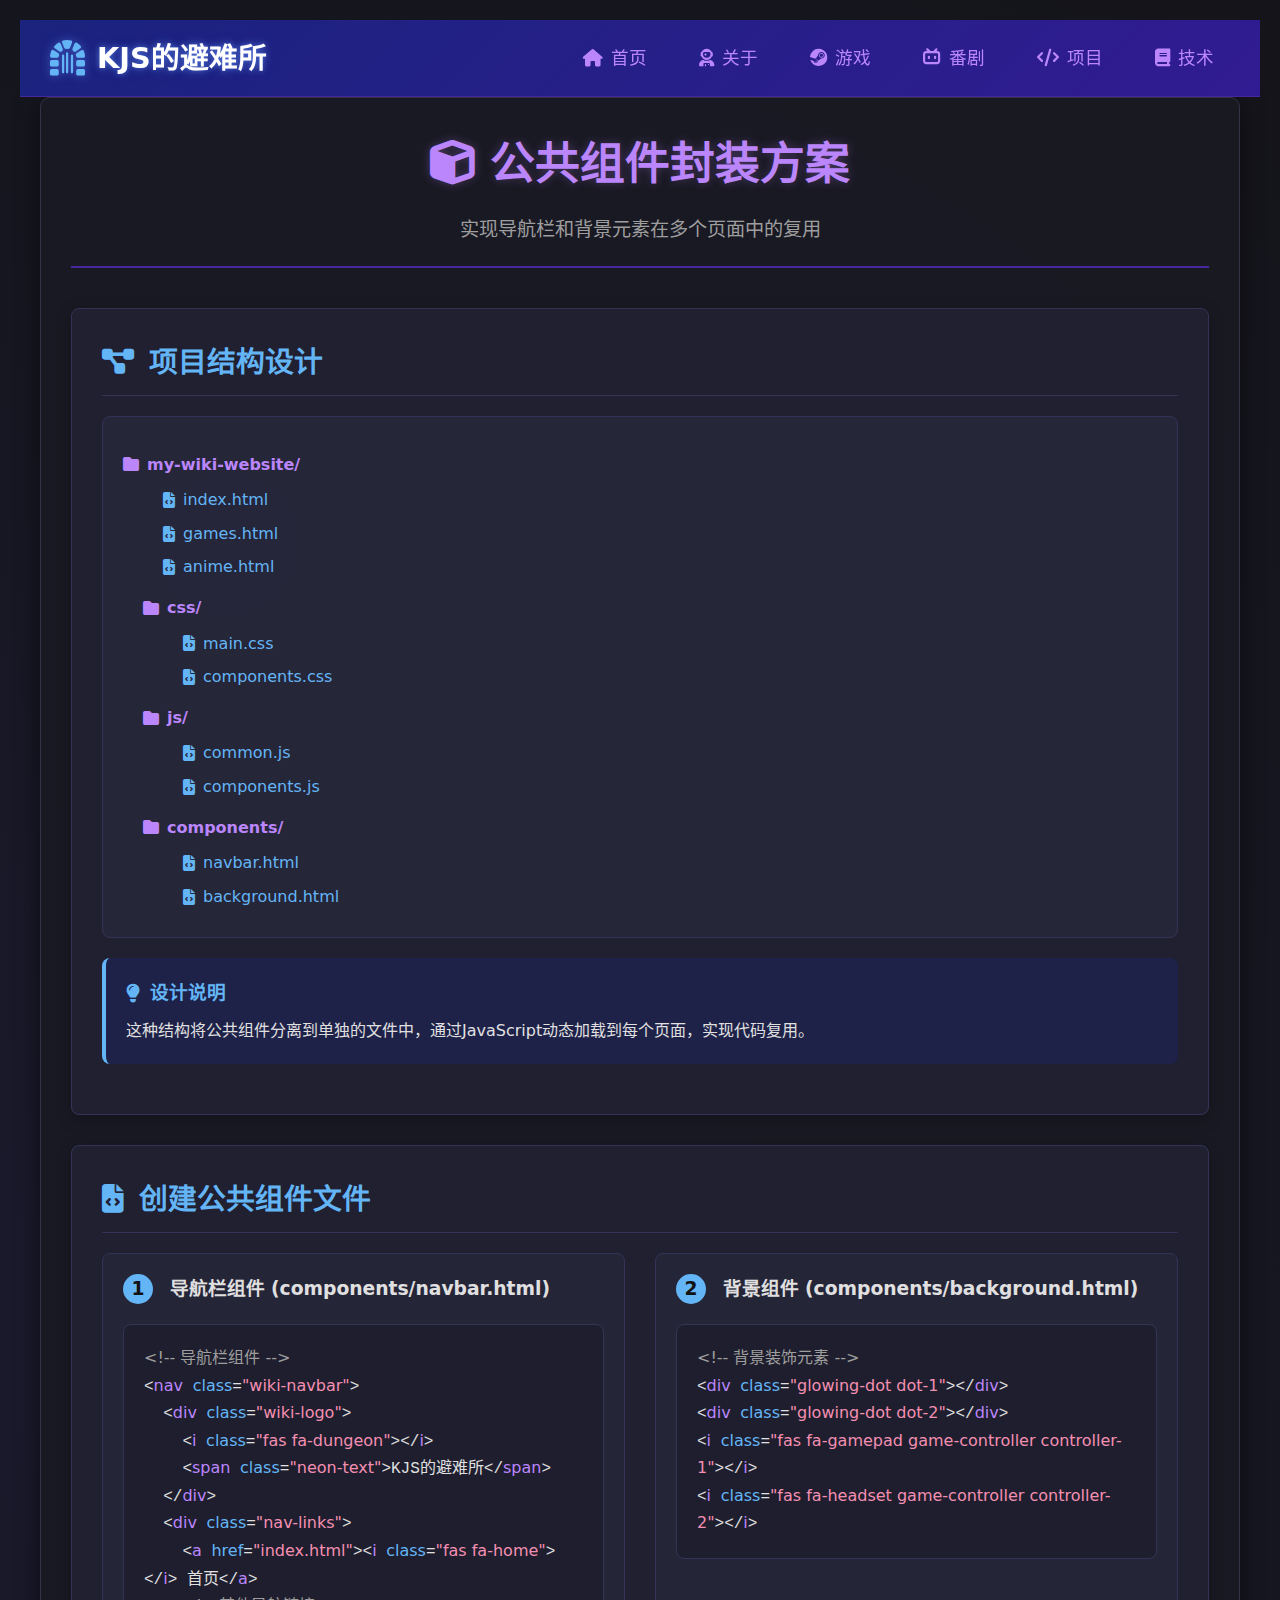
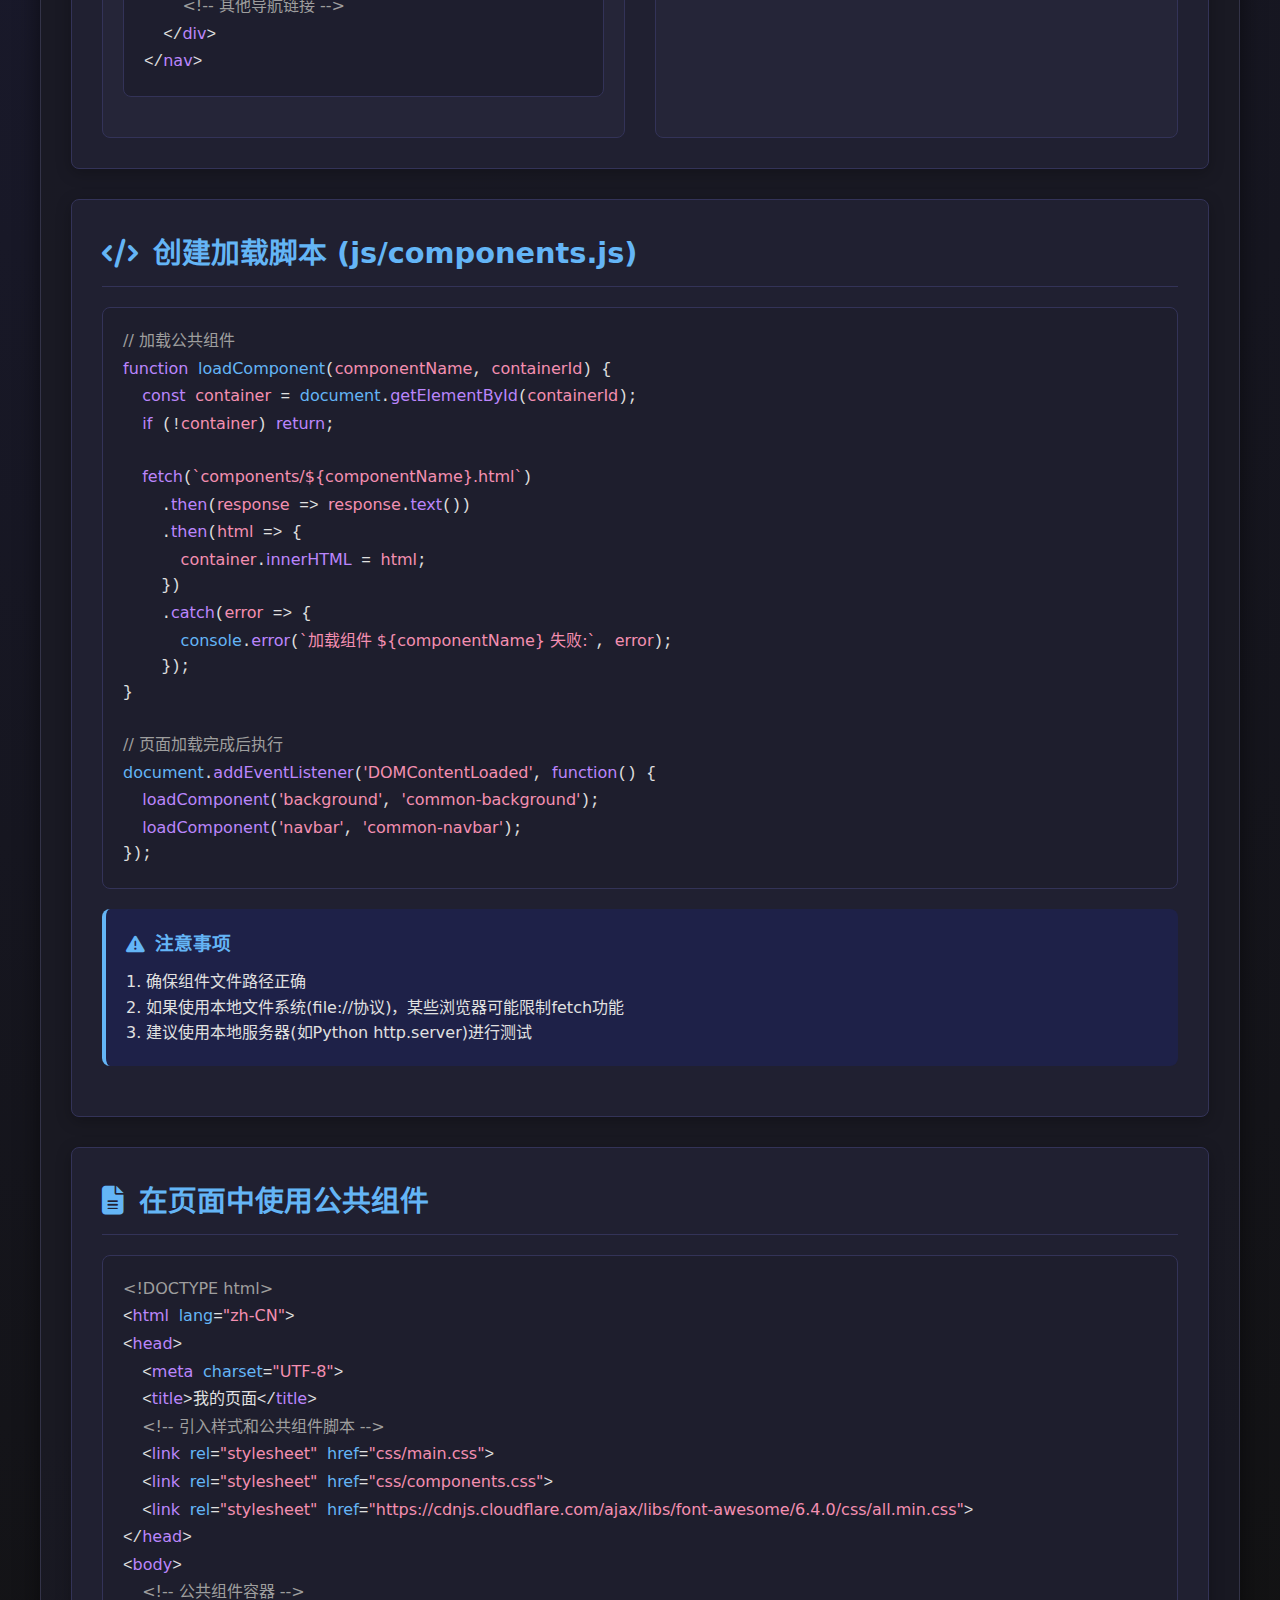
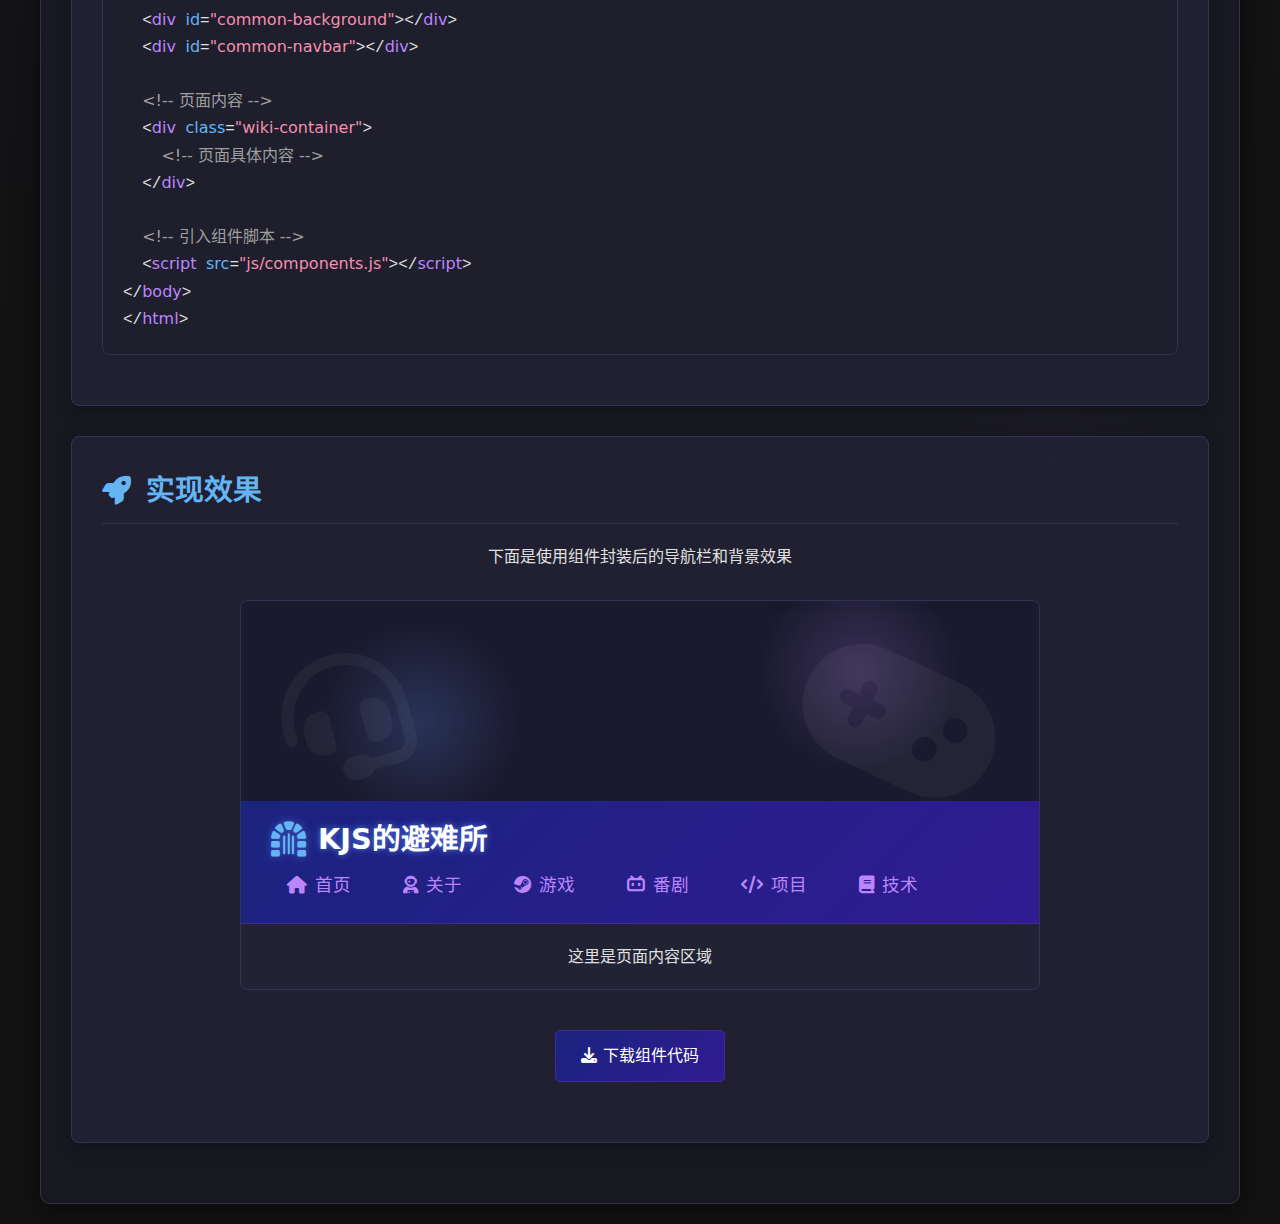
<file: document/组件封装方案.html>
<!DOCTYPE html>
<html lang="zh-CN">
<head>
    <meta charset="UTF-8">
    <meta name="viewport" content="width=device-width, initial-scale=1.0">
    <title>组件封装方案 | KJS的避难所</title>
    <link rel="stylesheet" href="https://cdnjs.cloudflare.com/ajax/libs/font-awesome/6.4.0/css/all.min.css">
    <style>
        * {
            margin: 0;
            padding: 0;
            box-sizing: border-box;
            font-family: 'Segoe UI', 'Noto Sans', system-ui, -apple-system, sans-serif;
        }
        
        body {
            background-color: #121212;
            color: #e0e0e0;
            line-height: 1.6;
            padding: 20px;
            background-image: radial-gradient(circle at 20% 30%, #1a1a2e 0%, #121212 70%);
            min-height: 100vh;
            position: relative;
            overflow-x: hidden;
        }
        
        .guide-container {
            max-width: 1200px;
            margin: 0 auto;
            background: rgba(25, 25, 35, 0.9);
            box-shadow: 0 5px 25px rgba(0, 0, 0, 0.5);
            border-radius: 10px;
            overflow: hidden;
            border: 1px solid #333348;
            padding: 30px;
            position: relative;
            z-index: 10;
        }
        
        .header {
            text-align: center;
            margin-bottom: 40px;
            padding-bottom: 20px;
            border-bottom: 2px solid #4527a0;
        }
        
        .header h1 {
            font-size: 2.8rem;
            color: #bb86fc;
            text-shadow: 0 0 10px rgba(187, 134, 252, 0.3);
            margin-bottom: 15px;
        }
        
        .header p {
            font-size: 1.2rem;
            color: #9e9e9e;
            max-width: 800px;
            margin: 0 auto;
        }
        
        .card {
            background: rgba(35, 35, 55, 0.7);
            border-radius: 8px;
            padding: 30px;
            margin-bottom: 30px;
            border: 1px solid #333358;
            box-shadow: 0 4px 15px rgba(0, 0, 0, 0.25);
        }
        
        .card-title {
            font-size: 1.8rem;
            color: #64b5f6;
            margin-bottom: 20px;
            display: flex;
            align-items: center;
            gap: 15px;
            padding-bottom: 10px;
            border-bottom: 1px solid #333358;
        }
        
        .file-structure {
            background: rgba(40, 40, 60, 0.8);
            padding: 20px;
            border-radius: 8px;
            margin: 20px 0;
            border: 1px solid #333358;
            font-family: 'Courier New', monospace;
        }
        
        .folder {
            margin-left: 20px;
        }
        
        .folder-title {
            font-weight: bold;
            margin: 15px 0 10px;
            display: flex;
            align-items: center;
            gap: 8px;
            color: #bb86fc;
        }
        
        .file {
            margin-left: 40px;
            margin-bottom: 8px;
            display: flex;
            align-items: center;
            gap: 8px;
            color: #64b5f6;
        }
        
        .code-block {
            background: rgba(30, 30, 45, 0.9);
            padding: 20px;
            border-radius: 8px;
            margin: 20px 0;
            font-family: 'Courier New', monospace;
            overflow-x: auto;
            border: 1px solid #333358;
        }
        
        .code-comment {
            color: #9e9e9e;
        }
        
        .css-selector {
            color: #64b5f6;
        }
        
        .css-property {
            color: #bb86fc;
        }
        
        .css-value {
            color: #f48fb1;
        }
        
        .step-container {
            display: flex;
            gap: 30px;
            margin-top: 20px;
        }
        
        .step {
            flex: 1;
            background: rgba(40, 40, 60, 0.7);
            padding: 20px;
            border-radius: 8px;
            border: 1px solid #333358;
        }
        
        .step-number {
            display: inline-block;
            width: 30px;
            height: 30px;
            background: #64b5f6;
            color: #121212;
            border-radius: 50%;
            text-align: center;
            line-height: 30px;
            font-weight: bold;
            margin-right: 10px;
        }
        
        .tip-box {
            background: rgba(26, 35, 126, 0.3);
            padding: 20px;
            border-radius: 8px;
            border-left: 4px solid #64b5f6;
            margin: 20px 0;
        }
        
        .tip-title {
            color: #64b5f6;
            margin-bottom: 10px;
            display: flex;
            align-items: center;
            gap: 10px;
        }
        
        .btn {
            display: inline-block;
            background: linear-gradient(135deg, #1a237e 0%, #311b92 100%);
            color: white;
            padding: 12px 25px;
            border-radius: 5px;
            text-decoration: none;
            font-weight: 500;
            transition: all 0.3s ease;
            border: 1px solid #4527a0;
            margin-top: 10px;
        }
        
        .btn:hover {
            background: linear-gradient(135deg, #311b92 0%, #4527a0 100%);
            box-shadow: 0 0 15px rgba(100, 150, 255, 0.3);
            transform: translateY(-3px);
        }
        
        @media (max-width: 768px) {
            .step-container {
                flex-direction: column;
            }
            
            .header h1 {
                font-size: 2.2rem;
            }
        }
        
        /* 公共组件样式 */
        .glowing-dot {
            position: absolute;
            width: 200px;
            height: 200px;
            background: radial-gradient(circle, rgba(100, 150, 255, 0.2) 0%, transparent 70%);
            border-radius: 50%;
            z-index: 1;
            pointer-events: none;
        }
        
        .dot-1 {
            top: 10%;
            left: 10%;
        }
        
        .dot-2 {
            bottom: 15%;
            right: 10%;
            background: radial-gradient(circle, rgba(187, 134, 252, 0.2) 0%, transparent 70%);
        }
        
        .game-controller {
            position: absolute;
            opacity: 0.05;
            z-index: 1;
            pointer-events: none;
        }
        
        .controller-1 {
            top: 20%;
            right: 5%;
            font-size: 10rem;
            transform: rotate(25deg);
        }
        
        .controller-2 {
            bottom: 10%;
            left: 5%;
            font-size: 8rem;
            transform: rotate(-15deg);
        }
        
        /* 导航栏样式 */
        .wiki-navbar {
            background: linear-gradient(135deg, #1a237e 0%, #311b92 100%);
            padding: 15px 30px;
            display: flex;
            justify-content: space-between;
            align-items: center;
            flex-wrap: wrap;
            color: white;
            position: sticky;
            top: 0;
            z-index: 100;
            border-bottom: 1px solid #4527a0;
        }
        
        .wiki-logo {
            display: flex;
            align-items: center;
            gap: 12px;
            font-size: 1.8rem;
            font-weight: 600;
            text-shadow: 0 0 10px rgba(100, 150, 255, 0.5);
        }
        
        .wiki-logo i {
            font-size: 2.2rem;
            color: #64b5f6;
        }
        
        .nav-links {
            display: flex;
            gap: 20px;
            font-size: 1.1rem;
        }
        
        .nav-links a {
            color: #bb86fc;
            text-decoration: none;
            padding: 8px 15px;
            border-radius: 5px;
            transition: all 0.3s ease;
            border: 1px solid transparent;
            display: flex;
            align-items: center;
            gap: 8px;
        }
        
        .nav-links a:hover {
            background: rgba(100, 150, 255, 0.15);
            border: 1px solid #64b5f6;
            box-shadow: 0 0 15px rgba(100, 150, 255, 0.3);
            transform: translateY(-2px);
        }
        
        .neon-text {
            color: #fff;
            text-shadow:
                0 0 5px rgba(100, 150, 255, 0.5),
                0 0 10px rgba(100, 150, 255, 0.3),
                0 0 15px rgba(100, 150, 255, 0.2);
        }
    </style>
</head>
<body>
    <!-- 公共组件将由JavaScript动态插入到这里 -->
    <div id="common-background"></div>
    <div id="common-navbar"></div>
    
    <div class="guide-container">
        <div class="header">
            <h1><i class="fas fa-cube"></i> 公共组件封装方案</h1>
            <p>实现导航栏和背景元素在多个页面中的复用</p>
        </div>
        
        <div class="card">
            <h2 class="card-title"><i class="fas fa-project-diagram"></i> 项目结构设计</h2>
            
            <div class="file-structure">
                <div class="folder-title"><i class="fas fa-folder"></i> my-wiki-website/</div>
                
                <div class="file"><i class="fas fa-file-code"></i> index.html</div>
                <div class="file"><i class="fas fa-file-code"></i> games.html</div>
                <div class="file"><i class="fas fa-file-code"></i> anime.html</div>
                
                <div class="folder">
                    <div class="folder-title"><i class="fas fa-folder"></i> css/</div>
                    <div class="file"><i class="fas fa-file-code"></i> main.css</div>
                    <div class="file"><i class="fas fa-file-code"></i> components.css</div>
                </div>
                
                <div class="folder">
                    <div class="folder-title"><i class="fas fa-folder"></i> js/</div>
                    <div class="file"><i class="fas fa-file-code"></i> common.js</div>
                    <div class="file"><i class="fas fa-file-code"></i> components.js</div>
                </div>
                
                <div class="folder">
                    <div class="folder-title"><i class="fas fa-folder"></i> components/</div>
                    <div class="file"><i class="fas fa-file-code"></i> navbar.html</div>
                    <div class="file"><i class="fas fa-file-code"></i> background.html</div>
                </div>
            </div>
            
            <div class="tip-box">
                <h3 class="tip-title"><i class="fas fa-lightbulb"></i> 设计说明</h3>
                <p>这种结构将公共组件分离到单独的文件中，通过JavaScript动态加载到每个页面，实现代码复用。</p>
            </div>
        </div>
        
        <div class="card">
            <h2 class="card-title"><i class="fas fa-file-code"></i> 创建公共组件文件</h2>
            
            <div class="step-container">
                <div class="step">
                    <h3><span class="step-number">1</span> 导航栏组件 (components/navbar.html)</h3>
                    <div class="code-block">
                        <span class="code-comment">&lt;!-- 导航栏组件 --&gt;</span><br>
                        &lt;<span class="css-property">nav</span> <span class="css-selector">class</span>=<span class="css-value">"wiki-navbar"</span>&gt;<br>
                        &nbsp;&nbsp;&lt;<span class="css-property">div</span> <span class="css-selector">class</span>=<span class="css-value">"wiki-logo"</span>&gt;<br>
                        &nbsp;&nbsp;&nbsp;&nbsp;&lt;<span class="css-property">i</span> <span class="css-selector">class</span>=<span class="css-value">"fas fa-dungeon"</span>&gt;&lt;/<span class="css-property">i</span>&gt;<br>
                        &nbsp;&nbsp;&nbsp;&nbsp;&lt;<span class="css-property">span</span> <span class="css-selector">class</span>=<span class="css-value">"neon-text"</span>&gt;KJS的避难所&lt;/<span class="css-property">span</span>&gt;<br>
                        &nbsp;&nbsp;&lt;/<span class="css-property">div</span>&gt;<br>
                        &nbsp;&nbsp;&lt;<span class="css-property">div</span> <span class="css-selector">class</span>=<span class="css-value">"nav-links"</span>&gt;<br>
                        &nbsp;&nbsp;&nbsp;&nbsp;&lt;<span class="css-property">a</span> <span class="css-selector">href</span>=<span class="css-value">"index.html"</span>&gt;&lt;<span class="css-property">i</span> <span class="css-selector">class</span>=<span class="css-value">"fas fa-home"</span>&gt;&lt;/<span class="css-property">i</span>&gt; 首页&lt;/<span class="css-property">a</span>&gt;<br>
                        &nbsp;&nbsp;&nbsp;&nbsp;<span class="code-comment">&lt;!-- 其他导航链接 --&gt;</span><br>
                        &nbsp;&nbsp;&lt;/<span class="css-property">div</span>&gt;<br>
                        &lt;/<span class="css-property">nav</span>&gt;
                    </div>
                </div>
                
                <div class="step">
                    <h3><span class="step-number">2</span> 背景组件 (components/background.html)</h3>
                    <div class="code-block">
                        <span class="code-comment">&lt;!-- 背景装饰元素 --&gt;</span><br>
                        &lt;<span class="css-property">div</span> <span class="css-selector">class</span>=<span class="css-value">"glowing-dot dot-1"</span>&gt;&lt;/<span class="css-property">div</span>&gt;<br>
                        &lt;<span class="css-property">div</span> <span class="css-selector">class</span>=<span class="css-value">"glowing-dot dot-2"</span>&gt;&lt;/<span class="css-property">div</span>&gt;<br>
                        &lt;<span class="css-property">i</span> <span class="css-selector">class</span>=<span class="css-value">"fas fa-gamepad game-controller controller-1"</span>&gt;&lt;/<span class="css-property">i</span>&gt;<br>
                        &lt;<span class="css-property">i</span> <span class="css-selector">class</span>=<span class="css-value">"fas fa-headset game-controller controller-2"</span>&gt;&lt;/<span class="css-property">i</span>&gt;
                    </div>
                </div>
            </div>
        </div>
        
        <div class="card">
            <h2 class="card-title"><i class="fas fa-code"></i> 创建加载脚本 (js/components.js)</h2>
            
            <div class="code-block">
                <span class="code-comment">// 加载公共组件</span><br>
                <span class="css-property">function</span> <span class="css-selector">loadComponent</span>(<span class="css-value">componentName</span>, <span class="css-value">containerId</span>) {<br>
                &nbsp;&nbsp;<span class="css-property">const</span> <span class="css-value">container</span> = <span class="css-selector">document</span>.<span class="css-property">getElementById</span>(<span class="css-value">containerId</span>);<br>
                &nbsp;&nbsp;<span class="css-property">if</span> (!<span class="css-value">container</span>) <span class="css-property">return</span>;<br><br>
                &nbsp;&nbsp;<span class="css-property">fetch</span>(<span class="css-value">`components/${componentName}.html`</span>)<br>
                &nbsp;&nbsp;&nbsp;&nbsp;.<span class="css-property">then</span>(<span class="css-value">response</span> => <span class="css-value">response</span>.<span class="css-property">text</span>())<br>
                &nbsp;&nbsp;&nbsp;&nbsp;.<span class="css-property">then</span>(<span class="css-value">html</span> => {<br>
                &nbsp;&nbsp;&nbsp;&nbsp;&nbsp;&nbsp;<span class="css-value">container</span>.<span class="css-property">innerHTML</span> = <span class="css-value">html</span>;<br>
                &nbsp;&nbsp;&nbsp;&nbsp;})<br>
                &nbsp;&nbsp;&nbsp;&nbsp;.<span class="css-property">catch</span>(<span class="css-value">error</span> => {<br>
                &nbsp;&nbsp;&nbsp;&nbsp;&nbsp;&nbsp;<span class="css-selector">console</span>.<span class="css-property">error</span>(<span class="css-value">`加载组件 ${componentName} 失败:`</span>, <span class="css-value">error</span>);<br>
                &nbsp;&nbsp;&nbsp;&nbsp;});<br>
                }<br><br>
                
                <span class="code-comment">// 页面加载完成后执行</span><br>
                <span class="css-selector">document</span>.<span class="css-property">addEventListener</span>(<span class="css-value">'DOMContentLoaded'</span>, <span class="css-property">function</span>() {<br>
                &nbsp;&nbsp;<span class="css-property">loadComponent</span>(<span class="css-value">'background'</span>, <span class="css-value">'common-background'</span>);<br>
                &nbsp;&nbsp;<span class="css-property">loadComponent</span>(<span class="css-value">'navbar'</span>, <span class="css-value">'common-navbar'</span>);<br>
                });
            </div>
            
            <div class="tip-box">
                <h3 class="tip-title"><i class="fas fa-exclamation-triangle"></i> 注意事项</h3>
                <p>1. 确保组件文件路径正确</p>
                <p>2. 如果使用本地文件系统(file://协议)，某些浏览器可能限制fetch功能</p>
                <p>3. 建议使用本地服务器(如Python http.server)进行测试</p>
            </div>
        </div>
        
        <div class="card">
            <h2 class="card-title"><i class="fas fa-file-alt"></i> 在页面中使用公共组件</h2>
            
            <div class="code-block">
                <span class="code-comment">&lt;!DOCTYPE html&gt;</span><br>
                &lt;<span class="css-property">html</span> <span class="css-selector">lang</span>=<span class="css-value">"zh-CN"</span>&gt;<br>
                &lt;<span class="css-property">head</span>&gt;<br>
                &nbsp;&nbsp;&lt;<span class="css-property">meta</span> <span class="css-selector">charset</span>=<span class="css-value">"UTF-8"</span>&gt;<br>
                &nbsp;&nbsp;&lt;<span class="css-property">title</span>&gt;我的页面&lt;/<span class="css-property">title</span>&gt;<br>
                &nbsp;&nbsp;<span class="code-comment">&lt;!-- 引入样式和公共组件脚本 --&gt;</span><br>
                &nbsp;&nbsp;&lt;<span class="css-property">link</span> <span class="css-selector">rel</span>=<span class="css-value">"stylesheet"</span> <span class="css-selector">href</span>=<span class="css-value">"css/main.css"</span>&gt;<br>
                &nbsp;&nbsp;&lt;<span class="css-property">link</span> <span class="css-selector">rel</span>=<span class="css-value">"stylesheet"</span> <span class="css-selector">href</span>=<span class="css-value">"css/components.css"</span>&gt;<br>
                &nbsp;&nbsp;&lt;<span class="css-property">link</span> <span class="css-selector">rel</span>=<span class="css-value">"stylesheet"</span> <span class="css-selector">href</span>=<span class="css-value">"https://cdnjs.cloudflare.com/ajax/libs/font-awesome/6.4.0/css/all.min.css"</span>&gt;<br>
                &lt;/<span class="css-property">head</span>&gt;<br>
                &lt;<span class="css-property">body</span>&gt;<br>
                &nbsp;&nbsp;<span class="code-comment">&lt;!-- 公共组件容器 --&gt;</span><br>
                &nbsp;&nbsp;&lt;<span class="css-property">div</span> <span class="css-selector">id</span>=<span class="css-value">"common-background"</span>&gt;&lt;/<span class="css-property">div</span>&gt;<br>
                &nbsp;&nbsp;&lt;<span class="css-property">div</span> <span class="css-selector">id</span>=<span class="css-value">"common-navbar"</span>&gt;&lt;/<span class="css-property">div</span>&gt;<br><br>
                &nbsp;&nbsp;<span class="code-comment">&lt;!-- 页面内容 --&gt;</span><br>
                &nbsp;&nbsp;&lt;<span class="css-property">div</span> <span class="css-selector">class</span>=<span class="css-value">"wiki-container"</span>&gt;<br>
                &nbsp;&nbsp;&nbsp;&nbsp;<span class="code-comment">&lt;!-- 页面具体内容 --&gt;</span><br>
                &nbsp;&nbsp;&lt;/<span class="css-property">div</span>&gt;<br><br>
                &nbsp;&nbsp;<span class="code-comment">&lt;!-- 引入组件脚本 --&gt;</span><br>
                &nbsp;&nbsp;&lt;<span class="css-property">script</span> <span class="css-selector">src</span>=<span class="css-value">"js/components.js"</span>&gt;&lt;/<span class="css-property">script</span>&gt;<br>
                &lt;/<span class="css-property">body</span>&gt;<br>
                &lt;/<span class="css-property">html</span>&gt;
            </div>
        </div>
        
        <div class="card" style="text-align: center;">
            <h2 class="card-title"><i class="fas fa-rocket"></i> 实现效果</h2>
            <p>下面是使用组件封装后的导航栏和背景效果</p>
            
            <!-- 实际效果展示区域 -->
            <div style="margin: 30px auto; max-width: 800px; border: 1px solid #333358; border-radius: 8px; overflow: hidden;">
                <!-- 背景元素 -->
                <div style="position: relative; height: 200px; background: #1a1a2e; overflow: hidden;">
                    <div class="glowing-dot dot-1"></div>
                    <div class="glowing-dot dot-2"></div>
                    <i class="fas fa-gamepad game-controller controller-1"></i>
                    <i class="fas fa-headset game-controller controller-2"></i>
                </div>
                
                <!-- 导航栏 -->
                <nav class="wiki-navbar" style="position: static;">
                    <div class="wiki-logo">
                        <i class="fas fa-dungeon"></i>
                        <span class="neon-text">KJS的避难所</span>
                    </div>
                    <div class="nav-links">
                        <a href="#"><i class="fas fa-home"></i> 首页</a>
                        <a href="#"><i class="fas fa-user-astronaut"></i> 关于</a>
                        <a href="#"><i class="fa-brands fa-steam"></i> 游戏</a>
                        <a href="#"><i class="fa-brands fa-bilibili"></i> 番剧</a>
                        <a href="#"><i class="fas fa-code"></i> 项目</a>
                        <a href="#"><i class="fas fa-book"></i> 技术</a>
                    </div>
                </nav>
                
                <!-- 内容示例 -->
                <div style="padding: 20px; background: rgba(35, 35, 55, 0.7);">
                    <p>这里是页面内容区域</p>
                </div>
            </div>
            
            <div style="margin: 30px 0;">
                <a href="#" class="btn"><i class="fas fa-download"></i> 下载组件代码</a>
            </div>
        </div>
    </div>
    
    <script>
        // 模拟组件加载（实际项目中应使用components.js）
        document.addEventListener('DOMContentLoaded', function() {
            // 模拟加载背景组件
            const backgroundContainer = document.getElementById('common-background');
            if (backgroundContainer) {
                backgroundContainer.innerHTML = `
                    <div class="glowing-dot dot-1"></div>
                    <div class="glowing-dot dot-2"></div>
                    <i class="fas fa-gamepad game-controller controller-1"></i>
                    <i class="fas fa-headset game-controller controller-2"></i>
                `;
            }
            
            // 模拟加载导航栏组件
            const navbarContainer = document.getElementById('common-navbar');
            if (navbarContainer) {
                navbarContainer.innerHTML = `
                    <nav class="wiki-navbar">
                        <div class="wiki-logo">
                            <i class="fas fa-dungeon"></i>
                            <span class="neon-text">KJS的避难所</span>
                        </div>
                        <div class="nav-links">
                            <a href="#"><i class="fas fa-home"></i> 首页</a>
                            <a href="#"><i class="fas fa-user-astronaut"></i> 关于</a>
                            <a href="#"><i class="fa-brands fa-steam"></i> 游戏</a>
                            <a href="#"><i class="fa-brands fa-bilibili"></i> 番剧</a>
                            <a href="#"><i class="fas fa-code"></i> 项目</a>
                            <a href="#"><i class="fas fa-book"></i> 技术</a>
                        </div>
                    </nav>
                `;
            }
            
            // 添加卡片悬停效果
            const cards = document.querySelectorAll('.card');
            cards.forEach(card => {
                card.addEventListener('mouseenter', function() {
                    this.style.transform = 'translateY(-5px)';
                    this.style.boxShadow = '0 10px 25px rgba(100, 150, 255, 0.2)';
                });
                
                card.addEventListener('mouseleave', function() {
                    this.style.transform = 'translateY(0)';
                    this.style.boxShadow = '0 4px 15px rgba(0, 0, 0, 0.25)';
                });
            });
        });
    </script>
</body>
</html>
</file>
<file: css/components.css>
/* 公共组件样式 */
.glowing-dot {
    position: fixed;
    width: 200px;
    height: 200px;
    background: radial-gradient(circle, rgba(100, 150, 255, 0.2) 0%, transparent 70%);
    border-radius: 50%;
    z-index: 1;
    pointer-events: none;
}

.dot-1 {
    top: 10%;
    left: 10%;
}

.dot-2 {
    bottom: 15%;
    right: 10%;
    background: radial-gradient(circle, rgba(187, 134, 252, 0.2) 0%, transparent 70%);
}

.game-controller {
    position: fixed;
    opacity: 0.05;
    z-index: 1;
    pointer-events: none;
}

.controller-1 {
    top: 20%;
    right: 5%;
    font-size: 10rem;
    transform: rotate(25deg);
}

.controller-2 {
    bottom: 10%;
    left: 5%;
    font-size: 8rem;
    transform: rotate(-15deg);
}

/* 导航栏样式 */
.wiki-navbar {
    background: linear-gradient(135deg, #1a237e 0%, #311b92 100%);
    padding: 15px 30px;
    display: flex;
    justify-content: space-between;
    align-items: center;
    flex-wrap: wrap;
    color: white;
    position: sticky;
    top: 0;
    z-index: 100;
    border-bottom: 1px solid #4527a0;
}

.wiki-logo {
    display: flex;
    align-items: center;
    gap: 12px;
    font-size: 1.8rem;
    font-weight: 600;
    text-shadow: 0 0 10px rgba(100, 150, 255, 0.5);
}

.wiki-logo i {
    font-size: 2.2rem;
    color: #64b5f6;
}

.nav-links {
    display: flex;
    gap: 20px;
    font-size: 1.1rem;
}

.nav-links a {
    color: #bb86fc;
    text-decoration: none;
    padding: 8px 15px;
    border-radius: 5px;
    transition: all 0.3s ease;
    border: 1px solid transparent;
    display: flex;
    align-items: center;
    gap: 8px;
}

.nav-links a:hover {
    background: rgba(100, 150, 255, 0.15);
    border: 1px solid #64b5f6;
    box-shadow: 0 0 15px rgba(100, 150, 255, 0.3);
    transform: translateY(-2px);
}

.neon-text {
    color: #fff;
    text-shadow:
        0 0 5px rgba(100, 150, 255, 0.5),
        0 0 10px rgba(100, 150, 255, 0.3),
        0 0 15px rgba(100, 150, 255, 0.2);
}

/* 错误提示 */
.component-error {
    background: rgba(231, 76, 60, 0.2);
    color: #e74c3c;
    padding: 10px;
    border: 1px solid #e74c3c;
    border-radius: 4px;
    text-align: center;
}
</file>
<file: css/main.css>
/* 基础样式 */
* {
    margin: 0;
    padding: 0;
    box-sizing: border-box;
    font-family: 'Segoe UI', system-ui, sans-serif;
}

body {
    background-color: #121212;
    color: #e0e0e0;
    line-height: 1.6;
    padding: 20px;
    min-height: 100vh;
    position: relative;
    overflow-x: hidden;
}

.img-pixel {
    image-rendering: optimizeSpeed;
    image-rendering: -webkit-optimize-contrast;
    image-rendering: optimize-contrast;
    -ms-interpolation-mode: nearest-neighbor;
    image-rendering: pixelated;
}

/* 导航栏样式 */
.wiki-navbar {
    background: linear-gradient(135deg, #1a237e 0%, #311b92 100%);
    padding: 15px 30px;
    display: flex;
    justify-content: space-between;
    align-items: center;
}

/* 内容区域样式 */
.wiki-content {
    padding: 40px;
}

.wiki-section {
    margin-bottom: 40px;
    background: rgba(30, 30, 45, 0.7);
    padding: 25px;
    border-radius: 8px;
    border-left: 4px solid #64b5f6;
    box-shadow: 0 5px 15px rgba(0, 0, 0, 0.3);
    position: relative;
    overflow: hidden;
    transition: transform 0.3s ease;
}

/* 页脚样式 */
.wiki-footer {
    background: rgba(20, 20, 30, 0.9);
    padding: 30px 40px;
    text-align: center;
    font-size: 0.9rem;
    color: #9e9e9e;
    border-top: 1px solid #333348;
}

.footer-links {
    display: flex;
    justify-content: center;
    gap: 25px;
    margin-top: 20px;
    flex-wrap: wrap;
}

.wiki-link {
    color: #64b5f6;
    text-decoration: none;
    transition: color 0.3s;
}

/* 响应式设计 */
@media (max-width: 900px) {
    .wiki-navbar {
        flex-direction: column;
    }
}
</file>
<file: css/articles.css>
.wiki-container {
            max-width: 1400px;
            margin: 0 auto;
            background: rgba(25, 25, 35, 0.9);
            box-shadow: 0 5px 25px rgba(0, 0, 0, 0.5);
            border-radius: 10px;
            overflow: hidden;
            border: 1px solid #333348;
            -webkit-backdrop-filter: blur(10px);
            backdrop-filter: blur(10px);
        }

        .page-title {
            font-size: 2.5rem;
            color: #bb86fc;
            margin-bottom: 25px;
            padding-bottom: 15px;
            border-bottom: 2px solid #4527a0;
            display: flex;
            align-items: center;
            gap: 15px;
        }

        .content-section {
            background: rgba(35, 35, 55, 0.7);
            border-radius: 8px;
            padding: 25px;
            margin-bottom: 30px;
            border: 1px solid #333358;
        }

        .content-section h2 {
            color: #64b5f6;
            margin-bottom: 20px;
            display: flex;
            align-items: center;
            gap: 10px;
        }

        .content-grid {
            display: grid;
            grid-template-columns: repeat(auto-fill, minmax(300px, 1fr));
            gap: 25px;
            margin-top: 20px;
        }

        .content-card {
            background: rgba(40, 40, 60, 0.8);
            border-radius: 8px;
            padding: 20px;
            border: 1px solid #333358;
            transition: all 0.3s ease;
        }

        .content-card:hover {
            transform: translateY(-5px);
            box-shadow: 0 8px 20px rgba(100, 150, 255, 0.2);
            border-color: #64b5f6;
        }

        .card-header {
            display: flex;
            align-items: center;
            gap: 15px;
            margin-bottom: 15px;
            padding-bottom: 10px;
            border-bottom: 1px solid #333358;
        }

        .card-header i {
            font-size: 1.8rem;
            color: #bb86fc;
        }

        .card-title {
            font-size: 1.4rem;
            font-weight: 500;
        }

        .btn {
            display: inline-block;
            background: linear-gradient(135deg, #1a237e 0%, #311b92 100%);
            color: white;
            padding: 10px 20px;
            border-radius: 5px;
            text-decoration: none;
            font-weight: 500;
            transition: all 0.3s ease;
            border: 1px solid #4527a0;
            margin-top: 15px;
        }

        .btn:hover {
            background: linear-gradient(135deg, #311b92 0%, #4527a0 100%);
            box-shadow: 0 0 15px rgba(100, 150, 255, 0.3);
        }

        @media (max-width: 768px) {
            .content-grid {
                grid-template-columns: 1fr;
            }

            .page-title {
                font-size: 2rem;
            }
        }

        .toc {
            background: rgba(30, 30, 45, 0.7);
            border: 1px solid #333358;
            padding: 20px;
            margin: 25px 0;
            border-radius: 8px;
            width: auto;
            float: right;
            margin-left: 30px;
            box-shadow: 0 4px 12px rgba(0, 0, 0, 0.25);
        }

        .toc-title {
            font-weight: bold;
            margin-bottom: 15px;
            color: #bb86fc;
            font-size: 1.2rem;
            border-bottom: 1px solid #333358;
            padding-bottom: 10px;
        }

        .toc ul {
            padding-left: 20px;
        }

        .toc li {
            margin: 10px 0;
        }
</file>
